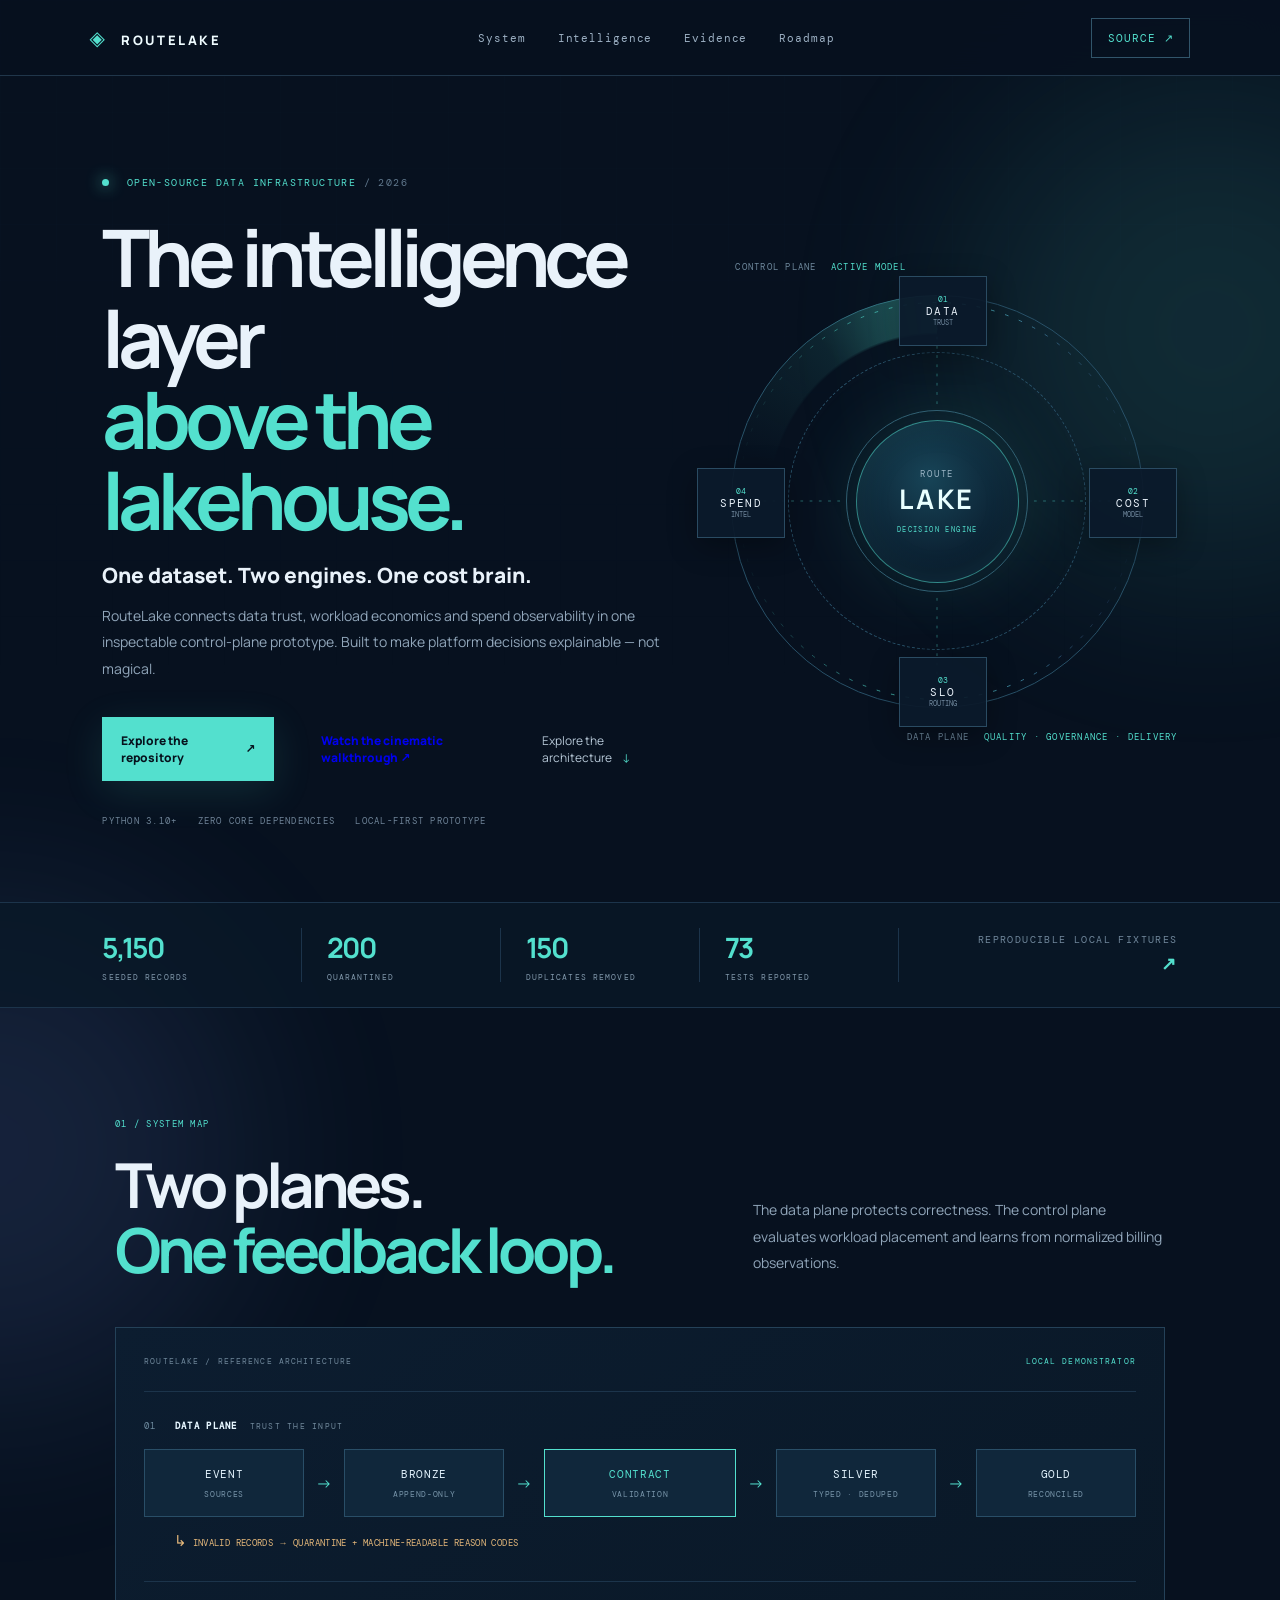
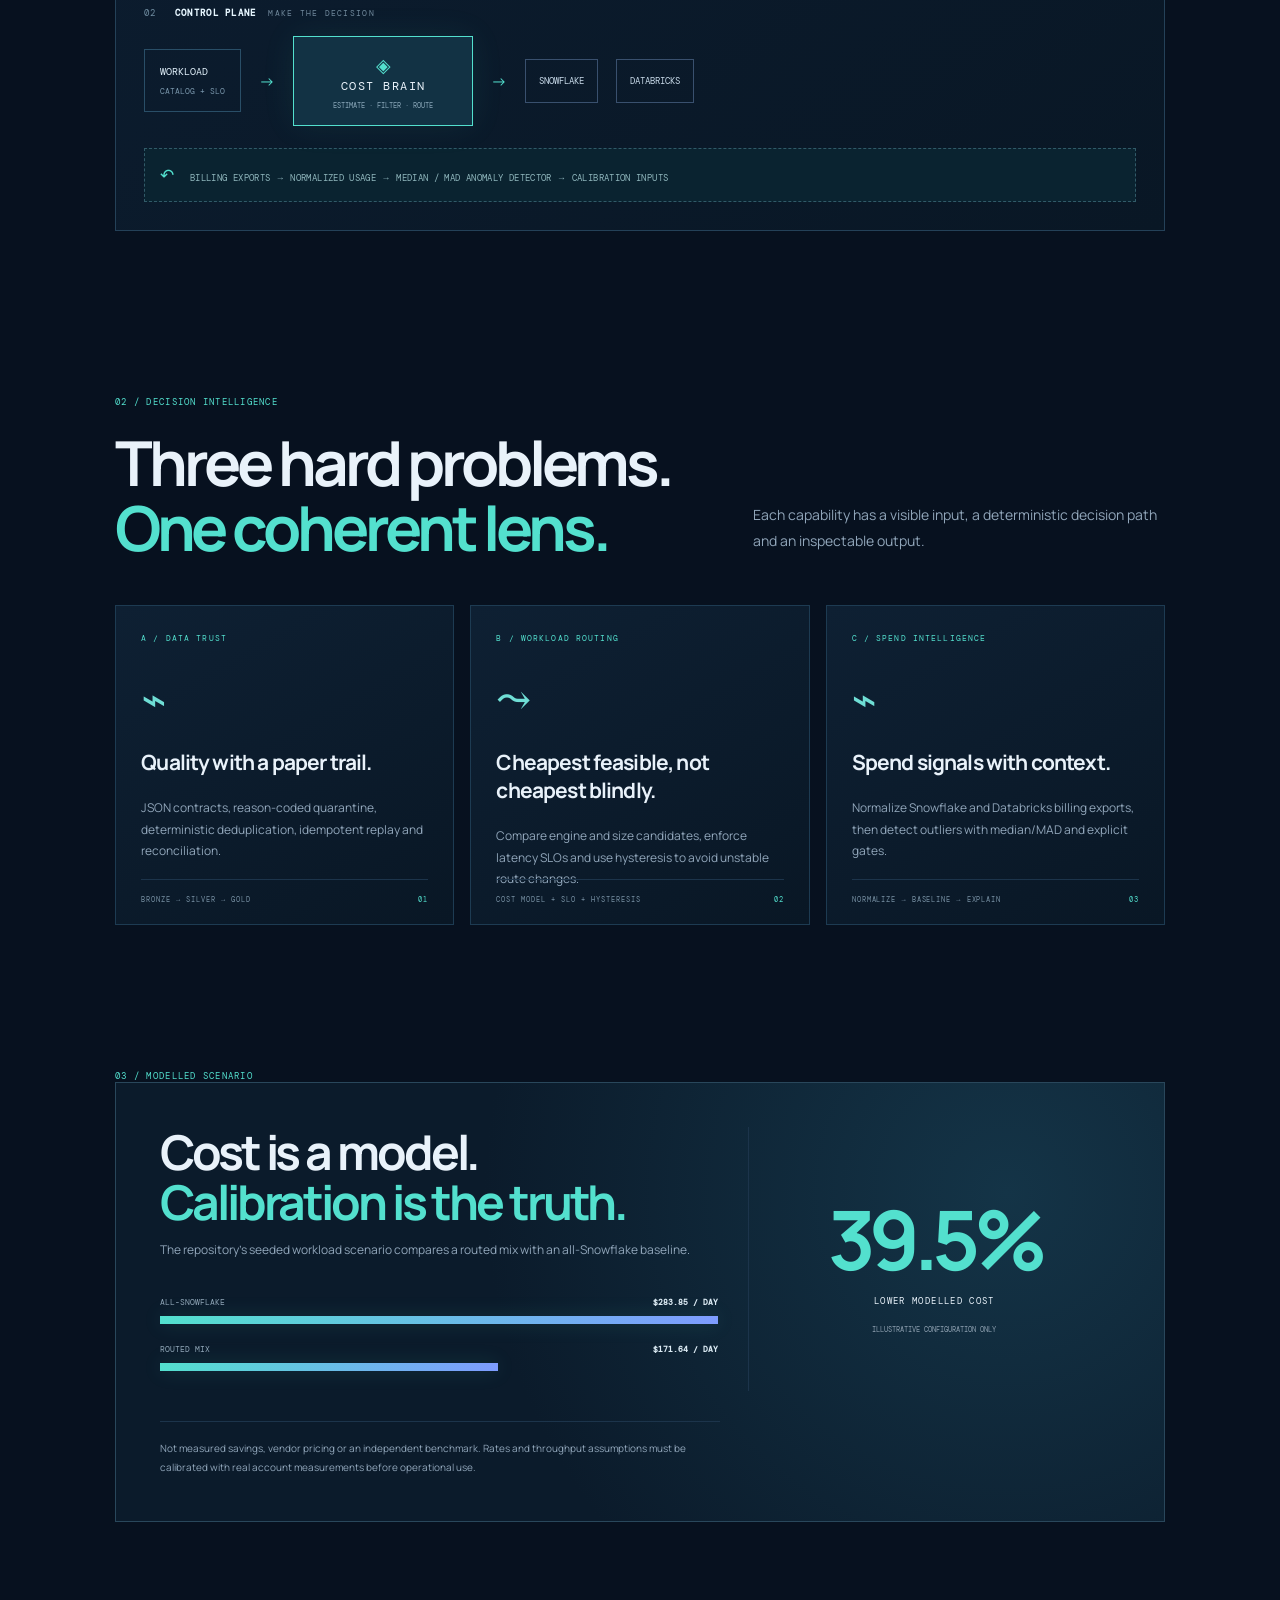
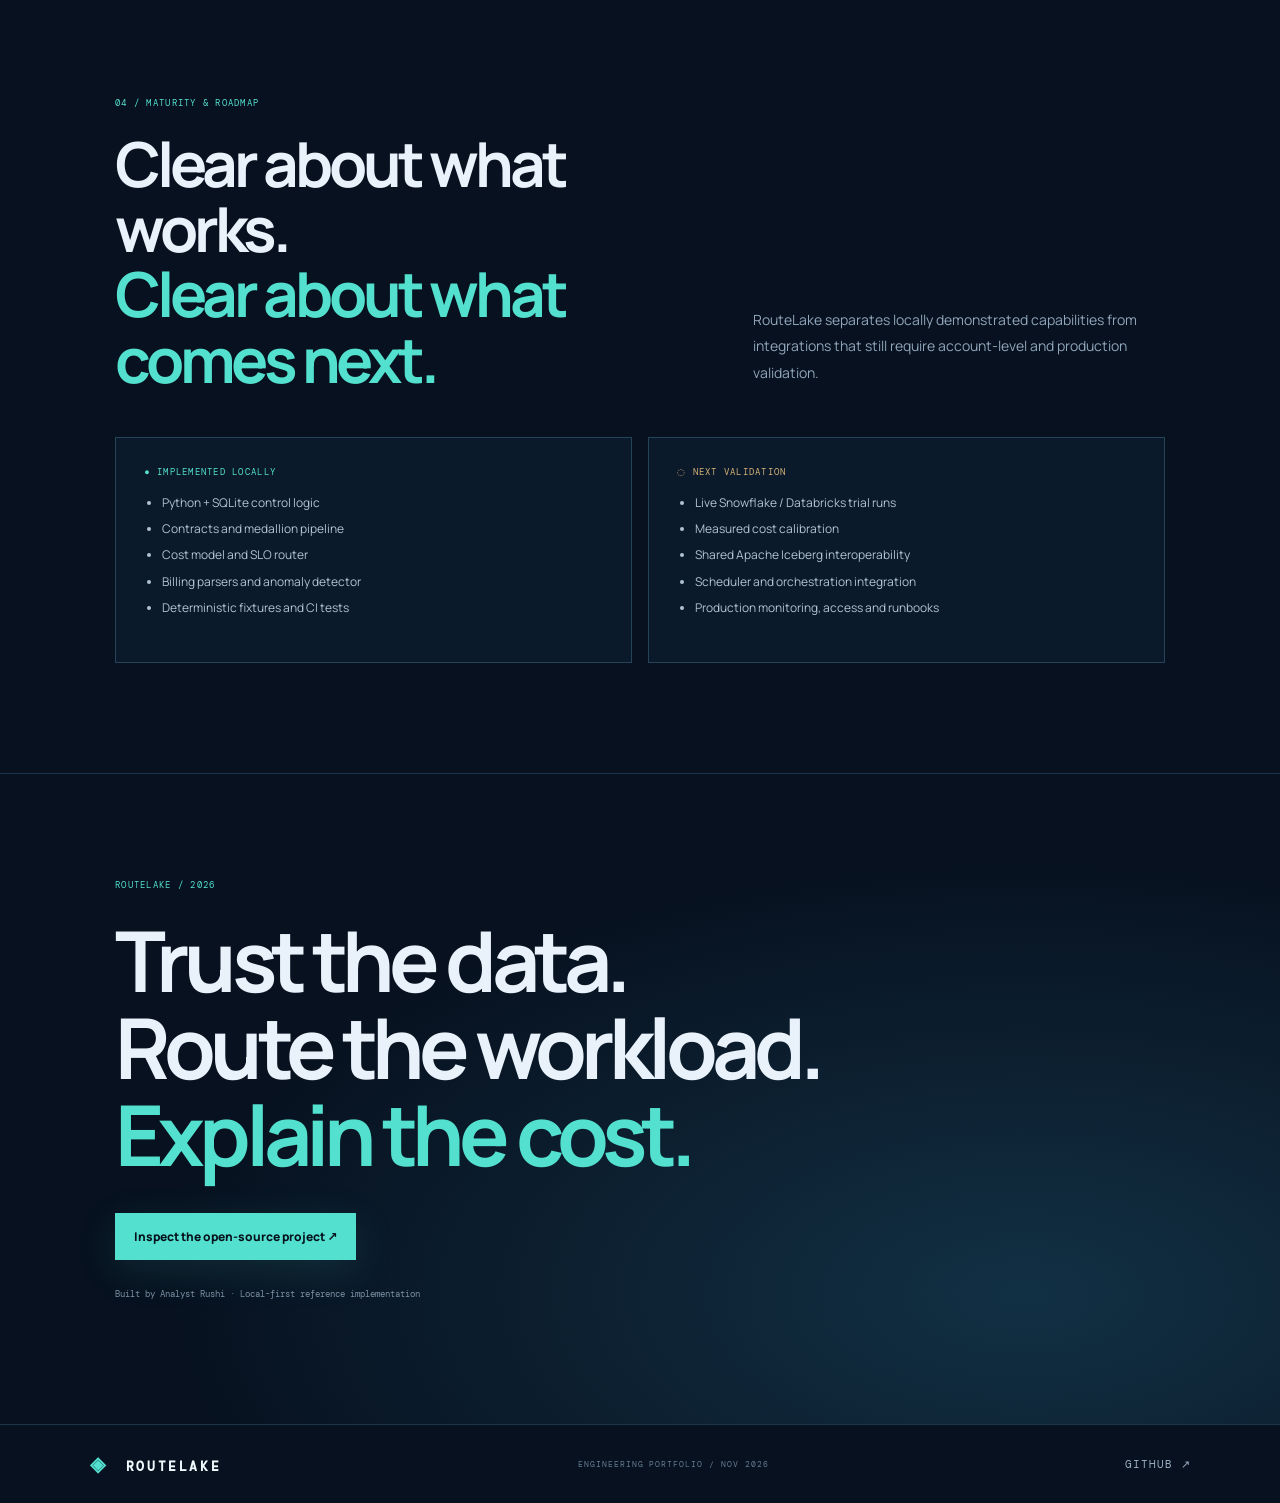
<file: site/index.html>
<!doctype html>
<html lang="en">
<head>
<meta charset="utf-8"><meta name="viewport" content="width=device-width,initial-scale=1">
<meta name="theme-color" content="#07111f">
<meta name="description" content="RouteLake — a cost-aware lakehouse control plane for data trust, workload routing and spend intelligence.">
<title>RouteLake — Intelligence for Data Infrastructure</title>
<link rel="preconnect" href="https://fonts.googleapis.com"><link rel="preconnect" href="https://fonts.gstatic.com" crossorigin>
<link href="https://fonts.googleapis.com/css2?family=DM+Mono:wght@400;500&family=Manrope:wght@400;500;600;700;800&display=swap" rel="stylesheet">
<link rel="stylesheet" href="assets/site.css">
</head>
<body>
<div class="grid-bg" aria-hidden="true"></div><div class="glow glow-a" aria-hidden="true"></div><div class="glow glow-b" aria-hidden="true"></div>
<header class="topbar"><a class="wordmark" href="#top"><span class="mark">◈</span> ROUTELAKE</a><nav><a href="#system">System</a><a href="#intelligence">Intelligence</a><a href="#evidence">Evidence</a><a href="#roadmap">Roadmap</a></nav><a class="top-cta" href="https://github.com/AnyalstRushi/routelake">SOURCE ↗</a></header>
<main id="top">
<section class="hero">
<div class="hero-copy reveal"><div class="eyebrow"><i></i> OPEN-SOURCE DATA INFRASTRUCTURE <span> / 2026</span></div>
<h1>The intelligence layer<br><em>above the lakehouse.</em></h1>
<p class="thesis">One dataset. Two engines. One cost brain.</p>
<p class="intro">RouteLake connects data trust, workload economics and spend observability in one inspectable control-plane prototype. Built to make platform decisions explainable — not magical.</p>
<div class="hero-actions"><a class="button primary" href="https://github.com/AnyalstRushi/routelake">Explore the repository <b>↗</b></a><a class="button" href="presentation.html">Watch the cinematic walkthrough ↗</a><a class="text-link" href="#system">Explore the architecture <span>↓</span></a></div>
<div class="hero-meta"><span>PYTHON 3.10+</span><span>ZERO CORE DEPENDENCIES</span><span>LOCAL-FIRST PROTOTYPE</span></div></div>
<div class="hero-visual reveal" aria-label="Animated RouteLake control-plane illustration">
<div class="visual-label label-top">CONTROL PLANE <span>ACTIVE MODEL</span></div><div class="radar"><div class="radar-ring r1"></div><div class="radar-ring r2"></div><div class="radar-ring r3"></div><div class="radar-sweep"></div><div class="radar-core"><span>ROUTE</span><b>LAKE</b><small>DECISION ENGINE</small></div>
<div class="orbit-node node-data"><i>01</i><b>DATA</b><small>TRUST</small></div><div class="orbit-node node-cost"><i>02</i><b>COST</b><small>MODEL</small></div><div class="orbit-node node-slo"><i>03</i><b>SLO</b><small>ROUTING</small></div><div class="orbit-node node-spend"><i>04</i><b>SPEND</b><small>INTEL</small></div>
<svg class="links" viewBox="0 0 520 520" aria-hidden="true"><defs><linearGradient id="trace"><stop stop-color="#51e0d0" stop-opacity="0"/><stop offset=".5" stop-color="#51e0d0"/><stop offset="1" stop-color="#6f9bff" stop-opacity="0"/></linearGradient></defs><circle cx="260" cy="260" r="215" fill="none" stroke="url(#trace)" stroke-width="1" stroke-dasharray="4 12"/><path d="M260 42 L260 160 M478 260 L360 260 M260 478 L260 360 M42 260 L160 260" stroke="#54d9d0" stroke-opacity=".45" stroke-dasharray="3 7"/></svg></div><div class="visual-label label-bottom">DATA PLANE <span>QUALITY · GOVERNANCE · DELIVERY</span></div></div>
</section>
<section class="signal-strip" id="evidence"><div><strong>5,150</strong><span>SEEDED RECORDS</span></div><div><strong>200</strong><span>QUARANTINED</span></div><div><strong>150</strong><span>DUPLICATES REMOVED</span></div><div><strong>73</strong><span>TESTS REPORTED</span></div><div class="signal-note">REPRODUCIBLE LOCAL FIXTURES <b>↗</b></div></section>
<section class="section" id="system"><div class="section-kicker">01 / SYSTEM MAP</div><div class="section-heading"><h2>Two planes.<br><em>One feedback loop.</em></h2><p>The data plane protects correctness. The control plane evaluates workload placement and learns from normalized billing observations.</p></div>
<div class="system-board reveal"><div class="board-head"><span>ROUTELAKE / REFERENCE ARCHITECTURE</span><span class="live-dot">LOCAL DEMONSTRATOR</span></div>
<div class="plane-title">01 <b>DATA PLANE</b><small>TRUST THE INPUT</small></div><div class="flow"><div class="flow-node">EVENT<br><small>SOURCES</small></div><span>→</span><div class="flow-node">BRONZE<br><small>APPEND-ONLY</small></div><span>→</span><div class="flow-node gate">CONTRACT<br><small>VALIDATION</small></div><span>→</span><div class="flow-node">SILVER<br><small>TYPED · DEDUPED</small></div><span>→</span><div class="flow-node">GOLD<br><small>RECONCILED</small></div></div>
<div class="quarantine"><span>↳</span> INVALID RECORDS → QUARANTINE + MACHINE-READABLE REASON CODES</div>
<div class="plane-title control-title">02 <b>CONTROL PLANE</b><small>MAKE THE DECISION</small></div><div class="control-flow"><div class="control-source">WORKLOAD<br><small>CATALOG + SLO</small></div><span>→</span><div class="brain"><span>◈</span><b>COST BRAIN</b><small>ESTIMATE · FILTER · ROUTE</small></div><span>→</span><div class="engine">SNOWFLAKE</div><div class="engine">DATABRICKS</div></div>
<div class="feedback"><span>↶</span> BILLING EXPORTS → NORMALIZED USAGE → MEDIAN / MAD ANOMALY DETECTOR → CALIBRATION INPUTS</div>
</div></section>
<section class="section intelligence" id="intelligence"><div class="section-kicker">02 / DECISION INTELLIGENCE</div><div class="section-heading"><h2>Three hard problems.<br><em>One coherent lens.</em></h2><p>Each capability has a visible input, a deterministic decision path and an inspectable output.</p></div><div class="capability-grid">
<article class="cap-card reveal"><div class="cap-index">A / DATA TRUST</div><div class="cap-glyph">⌁</div><h3>Quality with a paper trail.</h3><p>JSON contracts, reason-coded quarantine, deterministic deduplication, idempotent replay and reconciliation.</p><div class="cap-foot">BRONZE → SILVER → GOLD <span>01</span></div></article>
<article class="cap-card reveal"><div class="cap-index">B / WORKLOAD ROUTING</div><div class="cap-glyph">⤳</div><h3>Cheapest feasible, not cheapest blindly.</h3><p>Compare engine and size candidates, enforce latency SLOs and use hysteresis to avoid unstable route changes.</p><div class="cap-foot">COST MODEL + SLO + HYSTERESIS <span>02</span></div></article>
<article class="cap-card reveal"><div class="cap-index">C / SPEND INTELLIGENCE</div><div class="cap-glyph">⌁</div><h3>Spend signals with context.</h3><p>Normalize Snowflake and Databricks billing exports, then detect outliers with median/MAD and explicit gates.</p><div class="cap-foot">NORMALIZE → BASELINE → EXPLAIN <span>03</span></div></article>
</div></section>
<section class="section economics"><div class="section-kicker">03 / MODELLED SCENARIO</div><div class="economics-panel reveal"><div><h2>Cost is a model.<br><em>Calibration is the truth.</em></h2><p>The repository's seeded workload scenario compares a routed mix with an all-Snowflake baseline.</p><div class="economics-bars"><div><label>ALL-SNOWFLAKE <b>$283.85 / DAY</b></label><i style="--w:100%"></i></div><div><label>ROUTED MIX <b>$171.64 / DAY</b></label><i style="--w:60.5%"></i></div></div></div><div class="saving"><strong>39.5%</strong><span>LOWER MODELLED COST</span><small>ILLUSTRATIVE CONFIGURATION ONLY</small></div><p class="disclaimer">Not measured savings, vendor pricing or an independent benchmark. Rates and throughput assumptions must be calibrated with real account measurements before operational use.</p></div></section>
<section class="section maturity" id="roadmap"><div class="section-kicker">04 / MATURITY & ROADMAP</div><div class="section-heading"><h2>Clear about what works.<br><em>Clear about what comes next.</em></h2><p>RouteLake separates locally demonstrated capabilities from integrations that still require account-level and production validation.</p></div><div class="maturity-grid"><div class="maturity-card verified"><div class="status">● IMPLEMENTED LOCALLY</div><ul><li>Python + SQLite control logic</li><li>Contracts and medallion pipeline</li><li>Cost model and SLO router</li><li>Billing parsers and anomaly detector</li><li>Deterministic fixtures and CI tests</li></ul></div><div class="maturity-card future"><div class="status">◌ NEXT VALIDATION</div><ul><li>Live Snowflake / Databricks trial runs</li><li>Measured cost calibration</li><li>Shared Apache Iceberg interoperability</li><li>Scheduler and orchestration integration</li><li>Production monitoring, access and runbooks</li></ul></div></div></section>
<section class="closing"><div class="section-kicker">ROUTELAKE / 2026</div><h2>Trust the data.<br>Route the workload.<br><em>Explain the cost.</em></h2><a class="button primary" href="https://github.com/AnyalstRushi/routelake">Inspect the open-source project ↗</a><p>Built by Analyst Rushi · Local-first reference implementation</p></section>
</main><footer><a class="wordmark" href="#top"><span class="mark">◈</span> ROUTELAKE</a><span>ENGINEERING PORTFOLIO / NOV 2026</span><a href="https://github.com/AnyalstRushi/routelake">GITHUB ↗</a></footer><script src="assets/site.js"></script>
</body></html>
</file>
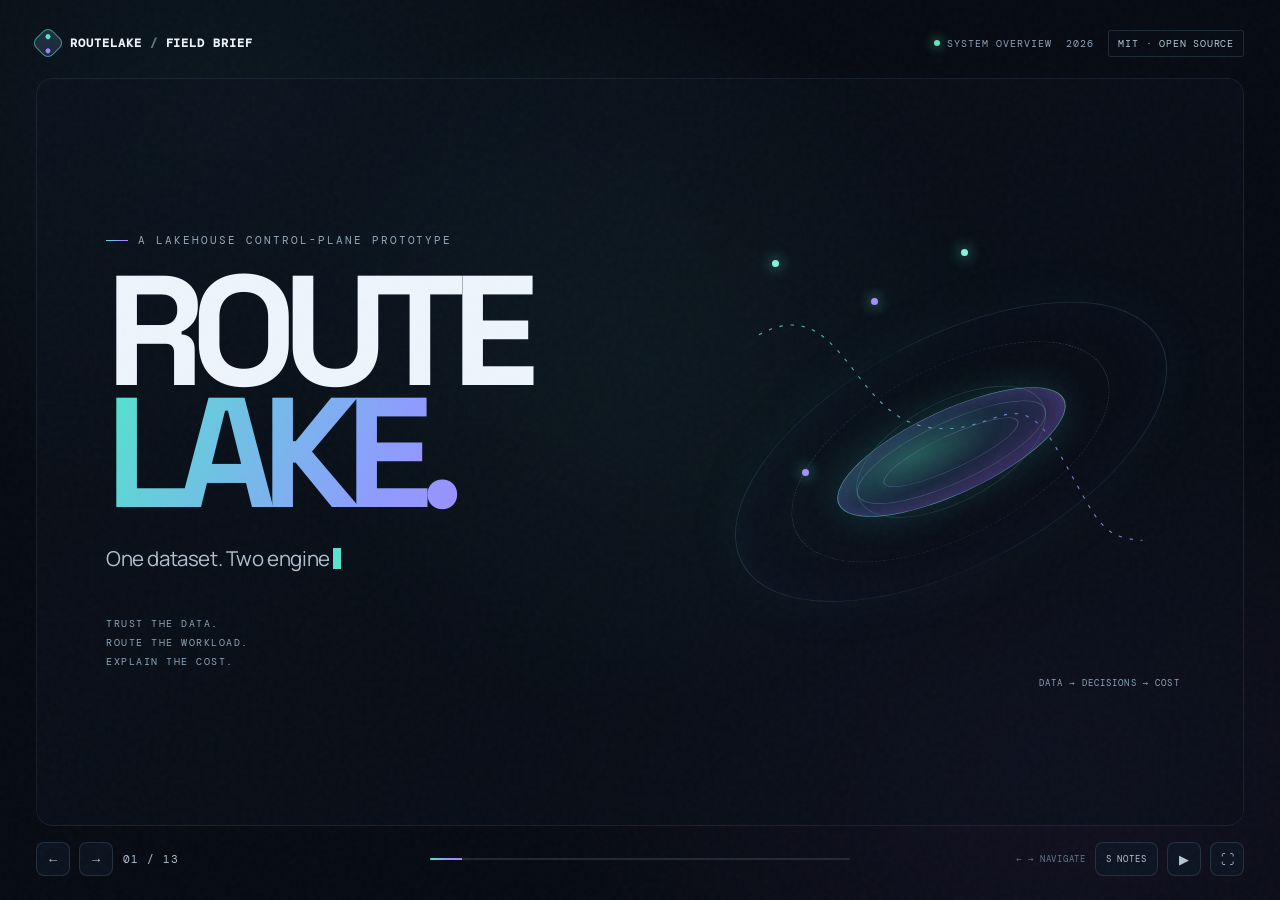
<file: presentations/routelake-cinematic.html>
<!DOCTYPE html>
<html lang="en">
<head>
<meta charset="utf-8"><meta name="viewport" content="width=device-width,initial-scale=1,viewport-fit=cover">
<meta name="theme-color" content="#070b12"><meta name="description" content="RouteLake — One dataset. Two engines. One cost brain.">
<title>RouteLake — Trust the data. Route the work.</title>
<link rel="preconnect" href="https://fonts.googleapis.com"><link rel="preconnect" href="https://fonts.gstatic.com" crossorigin>
<link href="https://fonts.googleapis.com/css2?family=DM+Mono:wght@400;500&family=Manrope:wght@400;500;600;700;800&family=Space+Grotesk:wght@400;500;600;700&display=swap" rel="stylesheet">
<style>
:root{--bg:#070b12;--line:rgba(158,190,218,.16);--muted:#91a2b6;--text:#edf5fc;--teal:#5ce1cf;--violet:#9c83ff;--amber:#f4bd70;--mono:"DM Mono",monospace;--display:"Space Grotesk",Manrope,sans-serif;--body:Manrope,system-ui,sans-serif;--grad:linear-gradient(115deg,#55e2ce,#8f9bff 52%,#b17cff);--mx:50vw;--my:40vh}
*{box-sizing:border-box}html,body{height:100%;margin:0;background:var(--bg);color:var(--text);font-family:var(--body);overflow:hidden}body{position:relative;background:radial-gradient(ellipse at 18% 12%,rgba(31,94,112,.14),transparent 36%),radial-gradient(ellipse at 82% 86%,rgba(92,54,137,.13),transparent 35%),#070b12}
body:before{content:"";position:fixed;inset:-1px;pointer-events:none;z-index:20;opacity:.1;background-image:url("data:image/svg+xml,%3Csvg viewBox='0 0 180 180' xmlns='http://www.w3.org/2000/svg'%3E%3Cfilter id='n'%3E%3CfeTurbulence type='fractalNoise' baseFrequency='.92' numOctaves='3' stitchTiles='stitch'/%3E%3C/filter%3E%3Crect width='100%25' height='100%25' filter='url(%23n)' opacity='.26'/%3E%3C/svg%3E")}
body:after{content:"";position:fixed;inset:0;pointer-events:none;z-index:0;background:radial-gradient(540px circle at var(--mx) var(--my),rgba(82,203,196,.105),transparent 68%)}
#app{position:relative;z-index:1;width:100%;height:100%;padding:26px 36px 74px;display:flex;flex-direction:column}
.mono{font-family:var(--mono)}.muted{color:var(--muted)}.gradient{background:var(--grad);-webkit-background-clip:text;background-clip:text;color:transparent}.eyebrow{font:11px var(--mono);letter-spacing:.18em;text-transform:uppercase;color:#92a9ba;display:flex;align-items:center;gap:10px}.eyebrow:before{content:"";height:1px;width:22px;background:var(--grad)}.kicker{font:10px var(--mono);letter-spacing:.12em;color:#8ba0b3;text-transform:uppercase}.small{font-size:12px;color:var(--muted);line-height:1.6}.pill{display:inline-flex;align-items:center;gap:7px;padding:6px 9px;border:1px solid var(--line);border-radius:3px;font:10px var(--mono);letter-spacing:.08em;text-transform:uppercase;color:#b4c5d4;background:rgba(8,15,24,.55)}.dot{width:6px;height:6px;border-radius:50%;background:var(--teal);box-shadow:0 0 12px var(--teal)}.model{display:inline-flex;align-items:center;gap:5px;color:#f2c47f;border:1px solid rgba(244,189,112,.38);background:rgba(115,73,24,.16);border-radius:4px;padding:4px 7px;font:9px var(--mono);letter-spacing:.1em;vertical-align:middle}.model:before{content:"";width:5px;height:5px;background:#f4bd70;border-radius:50%}
.topbar{height:34px;display:flex;align-items:center;justify-content:space-between;flex-shrink:0;position:relative;z-index:3}.brand{display:flex;align-items:center;gap:10px;font:600 12px var(--mono);letter-spacing:.08em}.brandmark{width:24px;height:24px;border:1px solid rgba(101,224,209,.55);border-radius:7px;transform:rotate(45deg);background:linear-gradient(135deg,rgba(92,225,207,.18),rgba(156,131,255,.16));position:relative}.brandmark:before{content:"";position:absolute;width:5px;height:5px;border-radius:50%;background:var(--teal);top:4px;left:4px;box-shadow:10px 10px 0 var(--violet)}.topmeta{display:flex;align-items:center;gap:14px;color:#91a2b6;font:10px var(--mono);letter-spacing:.1em}.live-dot{display:inline-flex;align-items:center;gap:7px}.live-dot:before{content:"";width:6px;height:6px;border-radius:50%;background:#64e5c0;box-shadow:0 0 12px #64e5c0;animation:pulse 2s infinite}
.deck{position:relative;flex:1;min-height:0;margin-top:18px;perspective:1400px}.slide{position:absolute;inset:0;overflow:hidden;opacity:0;visibility:hidden;transform:translate3d(5%,0,-70px) scale(.965);clip-path:inset(8% 0 8% 0 round 16px);filter:blur(12px);transition:opacity .62s ease,transform .8s cubic-bezier(.2,.72,.2,1),clip-path .8s ease,filter .65s ease;display:flex;flex-direction:column;justify-content:center;padding:clamp(20px,3.4vw,52px);border:1px solid rgba(156,188,211,.1);border-radius:16px;background:linear-gradient(135deg,rgba(12,20,31,.62),rgba(10,16,26,.4));box-shadow:0 30px 100px rgba(0,0,0,.14);isolation:isolate}
.slide:before{content:"";position:absolute;inset:0;z-index:-1;opacity:.32;background-image:linear-gradient(rgba(148,183,207,.045) 1px,transparent 1px),linear-gradient(90deg,rgba(148,183,207,.045) 1px,transparent 1px);background-size:54px 54px;mask-image:linear-gradient(115deg,black,transparent 85%)}
.slide.active{opacity:1;visibility:visible;transform:translate3d(0,0,0) scale(1);clip-path:inset(0 round 16px);filter:blur(0)}.slide.enter-left{transform:translate3d(-5%,0,-70px) scale(.965)}.slide>*{position:relative;z-index:1}
h1,h2,h3,p{margin-top:0}h1,h2,h3{font-family:var(--display);letter-spacing:-.055em}h2{font-size:clamp(34px,5.1vw,70px);line-height:.98;margin:12px 0 0;font-weight:600;max-width:900px}h3{font-size:clamp(19px,2vw,27px);line-height:1.1;margin:0 0 8px}p{color:#aab8c8;line-height:1.65;font-size:clamp(13px,1.1vw,16px)}.small{font-size:12px}.footnote{font:10px var(--mono);color:#71859b;letter-spacing:.04em}.slide-head{display:flex;justify-content:space-between;align-items:flex-start;gap:20px;margin-bottom:clamp(20px,3vh,34px)}
.grid{display:grid;gap:13px}.glass{background:linear-gradient(145deg,rgba(22,34,51,.72),rgba(12,21,33,.65));border:1px solid var(--line);border-radius:12px;box-shadow:inset 0 1px rgba(255,255,255,.035),0 14px 40px rgba(0,0,0,.12);backdrop-filter:blur(16px)}.card{padding:clamp(15px,2vw,24px);position:relative;overflow:hidden;transform-style:preserve-3d;transition:border-color .3s,transform .25s,box-shadow .3s}.card:hover{border-color:rgba(92,225,207,.38);box-shadow:0 18px 42px rgba(0,0,0,.24),0 0 32px rgba(92,225,207,.06)}.tag{font:10px var(--mono);color:#86a0b4;text-transform:uppercase;letter-spacing:.1em}.big-number{font:600 clamp(32px,5vw,62px) var(--display);letter-spacing:-.06em}.rule{height:1px;background:linear-gradient(90deg,rgba(92,225,207,.6),rgba(156,131,255,.2),transparent);margin:13px 0}.accent-line{height:2px;background:var(--grad);width:40px;margin-bottom:18px;border-radius:9px}
.nav{height:42px;position:absolute;bottom:20px;left:36px;right:36px;display:flex;align-items:center;justify-content:space-between;z-index:5}.nav-left,.nav-right{display:flex;align-items:center;gap:9px}.nav button{width:34px;height:34px;border:1px solid var(--line);border-radius:8px;background:rgba(14,23,36,.75);cursor:pointer;display:grid;place-items:center;color:#b5c5d3;transition:.2s}.nav button:hover{border-color:rgba(92,225,207,.6);color:var(--teal);transform:translateY(-2px)}.counter{font:11px var(--mono);letter-spacing:.08em;color:#b1c0ce;min-width:58px;text-align:center}.progress{position:absolute;left:50%;transform:translateX(-50%);width:min(35vw,420px);height:2px;background:rgba(164,190,211,.16);border-radius:10px;overflow:hidden}.progress span{display:block;height:100%;width:7.692%;background:var(--grad);box-shadow:0 0 12px rgba(92,225,207,.5);transition:width .5s}.keyhint{font:9px var(--mono);color:#62788b;letter-spacing:.08em}.notes{display:none;position:fixed;z-index:40;right:20px;bottom:72px;width:min(370px,calc(100vw - 40px));padding:17px;background:#111d2c;border:1px solid rgba(92,225,207,.3);border-radius:10px;box-shadow:0 20px 60px #000}.notes.open{display:block}.notes h4{font:11px var(--mono);color:var(--teal);margin:0 0 9px;letter-spacing:.12em;text-transform:uppercase}.notes p{font-size:12px;margin:0}.notes-toggle{font:9px var(--mono)!important;letter-spacing:.1em!important;width:auto!important;padding:0 10px}
.title-layout{height:100%;display:grid;grid-template-columns:1.08fr .92fr;align-items:center;gap:3vw}.hero-copy{padding-left:2vw}.hero-label{margin-bottom:24px}.hero-title{font:700 clamp(68px,12.2vw,172px)/.78 var(--display);letter-spacing:-.09em;margin:0 0 29px;white-space:nowrap}.hero-title .r{display:block}.hero-sub{font-size:clamp(15px,1.6vw,21px);color:#b1c1cf;letter-spacing:-.02em;min-height:32px}.caret{display:inline-block;width:8px;height:1em;vertical-align:-.15em;background:var(--teal);margin-left:3px;animation:blink 1s steps(2) infinite}.hero-motto{font:10px var(--mono);letter-spacing:.15em;color:#8ea4b8;line-height:1.9;margin-top:38px}.hero-art{height:min(65vh,550px);min-height:320px;position:relative;display:grid;place-items:center}.orbital{position:absolute;width:min(37vw,490px);aspect-ratio:1;border:1px solid rgba(110,173,194,.2);border-radius:50%;transform:rotate(-28deg) scaleY(.48);box-shadow:0 0 90px rgba(66,183,179,.055),inset 0 0 80px rgba(88,127,210,.05)}.orbital:before,.orbital:after{content:"";position:absolute;inset:13%;border:1px dashed rgba(139,154,214,.28);border-radius:50%}.orbital:after{inset:28%;border-style:solid;border-color:rgba(92,225,207,.22)}.lake{width:50%;aspect-ratio:1.55;border-radius:50%;position:relative;transform:rotate(-25deg) scaleY(.52);background:radial-gradient(ellipse at 35% 35%,rgba(89,232,207,.35),rgba(70,118,174,.24) 42%,rgba(113,86,182,.34) 72%,rgba(12,20,38,.8));border:1px solid rgba(117,224,216,.55);box-shadow:0 0 50px rgba(79,211,197,.18),inset 0 0 35px rgba(138,125,255,.24)}.lake:before,.lake:after{content:"";position:absolute;inset:13% 8%;border:1px solid rgba(164,229,224,.24);border-radius:50%}.lake:after{inset:30% 20%;border-color:rgba(180,150,255,.35)}.route-line{position:absolute;width:90%;height:62%;overflow:visible}.route-line path{fill:none;stroke:url(#routeGrad);stroke-width:1.3;stroke-dasharray:4 9;opacity:.8}.drop{position:absolute;width:7px;height:7px;border-radius:50%;background:#82f4df;box-shadow:0 0 14px #6debd5;animation:travel 4.8s linear infinite}.drop.d2{animation-delay:-1.4s;background:#a48fff}.drop.d3{animation-delay:-2.8s}.drop.d4{animation-delay:-4s;background:#a48fff}.hero-stamp{position:absolute;bottom:7%;right:4%;font:9px var(--mono);color:#8da4b8;letter-spacing:.12em}
.problem-grid{grid-template-columns:repeat(3,1fr);margin-top:30px}.problem-card{min-height:245px;display:flex;flex-direction:column;justify-content:space-between}.problem-card .index{font:11px var(--mono);color:#668294}.problem-card h3{font-size:clamp(22px,2.6vw,35px);letter-spacing:-.05em;max-width:230px}.problem-card .question{font:10px var(--mono);color:var(--teal);letter-spacing:.1em}.problem-card:nth-child(2) .question{color:#a896ff}.problem-card:nth-child(3) .question{color:#efbd7c}.signal{height:42px;display:flex;align-items:end;gap:5px}.signal i{display:block;width:5px;border-radius:4px;background:linear-gradient(var(--teal),rgba(92,225,207,.1));animation:signal 1.8s ease-in-out infinite}.signal i:nth-child(2n){animation-delay:-.5s}.signal i:nth-child(3n){animation-delay:-1s}
.solution-grid{grid-template-columns:1fr 1fr;align-items:stretch;margin-top:24px}.plane{min-height:310px;padding:24px;position:relative}.plane-title{display:flex;justify-content:space-between;align-items:center;margin-bottom:26px}.plane-map{display:grid;grid-template-columns:repeat(3,1fr);gap:8px;align-items:center}.node{border:1px solid rgba(124,164,191,.25);background:rgba(8,16,27,.55);border-radius:7px;padding:12px 8px;text-align:center;font:10px var(--mono);color:#c6d3df;position:relative}.node small{display:block;color:#748da2;font-size:8px;margin-top:5px}.node.active-node{border-color:rgba(92,225,207,.55);box-shadow:0 0 18px rgba(92,225,207,.09)}.node.violet{border-color:rgba(156,131,255,.5)}.flow-arrow{text-align:center;color:#7c9bad;font:18px var(--mono)}.plane-caption{margin-top:22px;font-size:12px;color:#8fa4b7;max-width:420px}
.architecture{height:100%;display:flex;flex-direction:column}.arch-canvas{flex:1;min-height:0;position:relative;border:1px solid rgba(143,180,205,.13);border-radius:13px;background:rgba(5,12,20,.3);overflow:hidden}.arch-canvas svg{width:100%;height:100%;display:block}.arch-note{position:absolute;bottom:14px;left:17px;right:17px;display:flex;justify-content:space-between;gap:15px;font:9px var(--mono);color:#71889b;letter-spacing:.08em}.nodebox{fill:#101d2c;stroke:#4b7184;stroke-width:1}.nodebox.good{stroke:#4bcbbd}.nodebox.bad{stroke:#da8d73}.nodebox.control{stroke:#8e7be3}.nlabel{fill:#e0edf7;font:12px "DM Mono",monospace}.nsub{fill:#8097a9;font:9px "DM Mono",monospace}.wire{stroke:#537c8b;stroke-width:1.5;fill:none;opacity:.7}.wire.control-wire{stroke:#9b86e8;stroke-dasharray:4 5}.packet{fill:#72f1dc;filter:drop-shadow(0 0 5px #72f1dc)}.packet.badpacket{fill:#ff9a81;filter:drop-shadow(0 0 5px #ff9a81)}.quar-label{fill:#eda58b;font:9px "DM Mono",monospace}
.funnel-layout{display:grid;grid-template-columns:1.15fr .85fr;gap:24px;align-items:center}.funnel{display:flex;flex-direction:column;align-items:center;gap:7px;padding:8px}.funnel-row{height:68px;display:flex;align-items:center;justify-content:center;position:relative;border:1px solid rgba(99,197,194,.28);background:linear-gradient(90deg,rgba(39,129,131,.2),rgba(73,89,146,.12));border-radius:6px;overflow:hidden;transition:width 1s}.funnel-row:after{content:"";position:absolute;inset:0;background:linear-gradient(90deg,transparent,rgba(120,226,218,.09),transparent);transform:translateX(-100%);animation:shine 3.5s infinite}.funnel-row strong{font:600 clamp(20px,3vw,38px) var(--display);letter-spacing:-.05em}.funnel-row span{position:absolute;right:15px;bottom:8px;font:9px var(--mono);color:#95acbc}.funnel-arrow{height:13px;color:#6f8a9c;font:13px var(--mono)}.funnel-split{width:100%;display:grid;grid-template-columns:1fr 1fr;gap:9px}.funnel-row.silver{background:linear-gradient(90deg,rgba(74,198,174,.22),rgba(57,103,126,.16));border-color:rgba(92,225,207,.4)}.funnel-row.quarantine{background:linear-gradient(90deg,rgba(167,91,75,.2),rgba(105,54,66,.12));border-color:rgba(255,145,119,.36)}.reason-list{display:grid;grid-template-columns:1fr;gap:8px}.reason{display:flex;justify-content:space-between;padding:10px 12px;border-bottom:1px solid var(--line);font:10px var(--mono);color:#b7c4d1}.reason b{color:#f4a58d;font-weight:400}.metric-side{padding:18px}.metric-side .metric{margin:14px 0 20px}.metric strong{font:600 34px var(--display);letter-spacing:-.06em;display:block}.metric span{font:9px var(--mono);color:#8198a9;text-transform:uppercase;letter-spacing:.1em}
.terminal-wrap{display:grid;grid-template-columns:1.35fr .65fr;gap:15px;min-height:0;flex:1}.terminal{background:#050a11;border:1px solid rgba(113,170,184,.3);border-radius:12px;overflow:hidden;box-shadow:0 20px 60px rgba(0,0,0,.32);display:flex;flex-direction:column;min-height:0}.term-head{height:38px;background:#101925;border-bottom:1px solid rgba(147,178,200,.12);display:flex;align-items:center;justify-content:space-between;padding:0 14px;font:9px var(--mono);color:#8ca0b1;letter-spacing:.08em;flex-shrink:0}.traffic{display:flex;gap:5px}.traffic i{width:7px;height:7px;border-radius:50%;background:#ed877e}.traffic i:nth-child(2){background:#eac17b}.traffic i:nth-child(3){background:#71cba2}.term-body{padding:16px 17px;overflow:auto;flex:1;font:clamp(9px,.85vw,11px)/1.65 var(--mono);color:#a8bfca;scrollbar-width:thin;scrollbar-color:#31485b transparent}.term-line{white-space:pre-wrap;min-height:1.65em}.term-line.command{color:#b3e9dc}.term-line.command:before{content:"› ";color:#71e0ca}.term-line.ok{color:#7bdcb1}.term-line.warn{color:#efb879}.term-line.dim{color:#6f8798}.term-side{display:flex;flex-direction:column;gap:11px}.progress-card{padding:15px}.progress-card label{display:flex;justify-content:space-between;font:9px var(--mono);color:#8da2b2;margin-bottom:10px}.track{height:4px;background:#1c2a38;border-radius:5px;overflow:hidden}.track i{height:100%;display:block;width:0;background:var(--grad);border-radius:5px;transition:width 1.2s}.status-row{padding:12px 14px;display:flex;justify-content:space-between;align-items:center;font:10px var(--mono);color:#a6b6c4;border-bottom:1px solid var(--line)}.check{color:#72dfad}.replay{border:1px solid rgba(92,225,207,.35);background:rgba(58,153,143,.1);border-radius:7px;padding:9px 13px;font:9px var(--mono);letter-spacing:.1em;color:var(--teal);cursor:pointer}.replay:hover{background:rgba(58,153,143,.2)}
.router-layout{display:grid;grid-template-columns:1fr .48fr;gap:18px;min-height:0;flex:1}.lanes{display:grid;grid-template-columns:1fr 1fr;gap:12px;min-height:0}.lane{padding:16px;position:relative;overflow:hidden}.lane-head{display:flex;justify-content:space-between;align-items:center;padding-bottom:11px;border-bottom:1px solid var(--line);font:11px var(--mono);letter-spacing:.06em}.lane.sf .lane-head{color:#79d9d2}.lane.db .lane-head{color:#b19dff}.workload{border:1px solid rgba(133,166,192,.16);background:rgba(8,14,24,.5);border-radius:7px;padding:10px;margin-top:9px;opacity:0;transform:translateY(12px);animation:workload-in .6s forwards;position:relative}.workload:nth-child(2){animation-delay:.08s}.workload:nth-child(3){animation-delay:.18s}.workload:nth-child(4){animation-delay:.28s}.workload:nth-child(5){animation-delay:.38s}.workload h4{font:10px var(--mono);color:#c9d7e1;margin:0 0 8px;font-weight:400}.work-meta{display:flex;justify-content:space-between;gap:6px;font:9px var(--mono);color:#859cae}.work-meta b{font-weight:400;color:#72dcae}.lane-side{display:flex;flex-direction:column;gap:12px}.hysteresis-visual{height:92px;display:flex;align-items:center;justify-content:center;gap:12px}.gate{height:50px;width:38px;border:1px solid rgba(156,131,255,.45);border-radius:6px;display:grid;place-items:center;color:#b29fff;font:17px var(--mono);position:relative}.gate:before,.gate:after{content:"";position:absolute;top:50%;height:1px;width:28px;background:rgba(156,131,255,.55)}.gate:before{right:100%}.gate:after{left:100%}.hyst-copy{font:10px/1.55 var(--mono);color:#9aacc0;max-width:150px}
.cost-layout{display:grid;grid-template-columns:.8fr 1.2fr;gap:30px;align-items:center}.cost-figure{font:600 clamp(55px,9vw,118px)/.9 var(--display);letter-spacing:-.09em;margin:15px 0}.cost-figure small{font:18px var(--mono);color:#7f95a6;letter-spacing:0}.delta{font:10px var(--mono);color:#72dbbd;letter-spacing:.1em}.bars{padding:8px 12px 0}.bar-row{display:grid;grid-template-columns:115px 1fr 92px;gap:14px;align-items:center;margin:25px 0}.bar-label{font:10px var(--mono);color:#a3b5c5}.bar-track{height:24px;border-radius:4px;background:rgba(130,160,186,.1);overflow:hidden;position:relative}.bar-fill{height:100%;width:0;border-radius:4px;background:linear-gradient(90deg,#5ce1cf,#779eea);box-shadow:0 0 24px rgba(92,225,207,.14);transition:width 1.6s cubic-bezier(.2,.75,.2,1)}.bar-fill.base{background:linear-gradient(90deg,#677689,#8c7aaf)}.bar-value{text-align:right;font:12px var(--mono);color:#d8e4ed}.cost-axis{display:flex;justify-content:space-between;margin-left:129px;margin-right:90px;font:8px var(--mono);color:#62798b}.model-note{margin-top:18px;padding:12px 14px;border-left:2px solid rgba(244,189,112,.6);background:rgba(117,77,30,.09);font-size:11px;color:#b9b7ae;line-height:1.55}
.billing-layout{display:grid;grid-template-columns:1.25fr .75fr;gap:22px;align-items:center}.chart-panel{padding:17px}.chart-svg{width:100%;height:auto;overflow:visible}.chart-svg text{font-family:var(--mono);fill:#7f96a9;font-size:10px}.chart-svg .gridline{stroke:rgba(145,173,197,.14);stroke-dasharray:3 5}.chart-svg .line{fill:none;stroke:url(#chartGrad);stroke-width:2.4;stroke-linecap:round;stroke-linejoin:round}.chart-svg .area{fill:url(#areaGrad)}.spike{fill:#ffad85;stroke:#ffb58c;stroke-width:1;filter:drop-shadow(0 0 7px #ff9a80)}.anomaly-stack{display:grid;gap:10px}.anomaly{padding:17px;border-left:2px solid #f2a17f}.anomaly:nth-child(2){border-left-color:#a38cff}.anomaly .x{font:600 32px var(--display);letter-spacing:-.06em;color:#ffad85}.anomaly:nth-child(2) .x{color:#b19dff}.anomaly h4{font:10px var(--mono);font-weight:400;color:#c3d0dc;margin:5px 0}.anomaly p{font:10px var(--mono);margin:0;color:#869cac}
.property-grid{grid-template-columns:repeat(3,1fr);grid-template-rows:repeat(2,minmax(125px,1fr));flex:1}.property{padding:18px;min-height:130px}.property .symbol{font:22px var(--mono);color:var(--teal);margin-bottom:14px;display:block}.property:nth-child(2) .symbol,.property:nth-child(5) .symbol{color:#b09cff}.property h3{font:12px var(--mono);letter-spacing:0;color:#dbe7ee;margin-bottom:7px}.property p{font-size:11px;margin:0;color:#8da2b3;line-height:1.55}
.code-layout{display:grid;grid-template-columns:1.12fr .88fr;gap:22px;align-items:center}.codebox{padding:22px 0;background:#060c14;border:1px solid rgba(117,169,190,.25);border-radius:12px;overflow:hidden}.code-top{padding:0 21px 14px;border-bottom:1px solid rgba(147,180,202,.12);font:9px var(--mono);color:#7f97a8;display:flex;justify-content:space-between}.code-lines{padding:13px 0;font:clamp(10px,.92vw,12px)/2 var(--mono);color:#aabdc9}.code-line{display:block;padding:0 21px;white-space:pre;opacity:.48;transition:opacity .3s,background .3s}.code-line.focus{opacity:1;background:linear-gradient(90deg,rgba(92,225,207,.13),transparent);border-left:2px solid var(--teal)}.ln{display:inline-block;width:25px;color:#50677a;user-select:none}.kw{color:#a994ff}.fn{color:#77e4d1}.num{color:#efb77b}.cm{color:#667f91}.code-insight{padding:17px 0}.code-insight .big-number{font-size:54px}.code-insight p{font-size:13px}
.honesty{display:grid;grid-template-columns:1fr 1fr;gap:14px;flex:1}.honesty-col{padding:22px;position:relative;overflow:hidden}.honesty-col.proven{border-top:2px solid #66d9b6}.honesty-col.next{border-top:2px solid #a58cff}.honesty-col h3{font-size:20px;margin-bottom:18px}.proof-item{display:flex;gap:11px;margin:13px 0;font-size:12px;line-height:1.5;color:#bac8d5}.proof-item:before{content:"+";font:14px var(--mono);color:#70dcb9}.next .proof-item:before{content:"→";color:#b39cff}.timeline{display:grid;grid-template-columns:repeat(4,1fr);gap:8px;margin-top:16px}.time-item{border-top:1px solid rgba(154,137,231,.36);padding:10px 8px 0;font:9px/1.45 var(--mono);color:#9aabc0}
.closing{display:grid;grid-template-columns:1fr .7fr;align-items:center;gap:30px;height:100%}.closing h2{font-size:clamp(42px,6.3vw,88px);max-width:720px;line-height:.92}.closing-motto{font:clamp(10px,1.1vw,13px)/2 var(--mono);letter-spacing:.1em;color:#bfd0dc;margin:22px 0}.link-card{padding:22px}.link-row{display:flex;justify-content:space-between;align-items:center;padding:14px 0;border-bottom:1px solid var(--line);font:11px var(--mono);color:#c3d3df;text-decoration:none;gap:14px}.link-row:last-child{border-bottom:0}.link-row span:last-child{color:var(--teal)}.cta{display:inline-flex;gap:10px;align-items:center;margin-top:22px;padding:12px 17px;text-decoration:none;color:#061016;background:var(--grad);border-radius:6px;font:600 10px var(--mono);letter-spacing:.1em;box-shadow:0 8px 30px rgba(92,225,207,.12);transition:transform .2s}.cta:hover{transform:translateY(-3px)}.built{margin-top:23px;font:9px var(--mono);color:#6f8495;letter-spacing:.08em}
@keyframes pulse{50%{opacity:.35;box-shadow:none}}@keyframes blink{50%{opacity:0}}@keyframes travel{0%{transform:translate(0,0) scale(.5);opacity:0}10%{opacity:1}85%{opacity:1}100%{transform:translate(210px,100px) scale(.2);opacity:0}}@keyframes signal{0%,100%{height:12px;opacity:.45}50%{height:34px;opacity:1}}@keyframes shine{40%,100%{transform:translateX(100%)}}@keyframes workload-in{to{opacity:1;transform:translateY(0)}}
@media(max-width:900px){#app{padding:18px 18px 68px}.nav{left:18px;right:18px}.title-layout{grid-template-columns:1fr .8fr}.hero-title{font-size:clamp(58px,11vw,110px)}.problem-card{min-height:210px}.plane{padding:16px}.node{font-size:8px;padding:9px 4px}.terminal-wrap{grid-template-columns:1fr .52fr}.router-layout{grid-template-columns:1fr}.lane-side{display:grid;grid-template-columns:1fr 1fr}.lanes{min-height:250px}.cost-layout{gap:14px}.billing-layout{gap:12px}.anomaly{padding:12px}.property-grid{grid-template-rows:repeat(2,minmax(105px,1fr))}.property{padding:13px}.closing{grid-template-columns:1fr .8fr}}
@media(max-width:620px){#app{padding:12px 10px 62px}.topbar{height:28px}.brand{font-size:10px}.brandmark{width:19px;height:19px}.topmeta{font-size:8px;gap:8px}.deck{margin-top:9px}.slide{padding:19px 15px;border-radius:11px;overflow-y:auto;justify-content:flex-start}.slide-head{margin-bottom:18px}.slide-head h2{font-size:38px}.title-layout{display:flex;flex-direction:column;justify-content:center;align-items:stretch;gap:0}.hero-copy{padding-left:0}.hero-label{margin-bottom:19px}.hero-title{font-size:clamp(67px,18vw,105px);margin-bottom:20px}.hero-sub{font-size:14px}.hero-motto{margin-top:19px;font-size:8px}.hero-art{height:220px;min-height:220px;margin-top:10px}.orbital{width:230px}.hero-stamp{bottom:0}.problem-grid{grid-template-columns:1fr;gap:8px;margin-top:12px}.problem-card{min-height:128px;padding:15px;display:grid;grid-template-columns:1fr auto;align-items:center}.problem-card .index{grid-column:1/-1}.problem-card h3{font-size:22px;margin:7px 0}.signal{height:32px}.solution-grid{grid-template-columns:1fr;gap:9px;margin-top:7px}.plane{min-height:auto;padding:15px}.plane-title{margin-bottom:13px}.plane-map{gap:5px}.node{font-size:8px;padding:8px 3px}.plane-caption{margin-top:12px;font-size:10px}.arch-canvas{min-height:470px;overflow:auto}.arch-canvas svg{min-width:760px;position:absolute;left:0;top:0;width:760px;height:100%}.arch-note{position:sticky;left:auto;right:auto;background:#09121d;padding:8px;min-width:760px}.funnel-layout{grid-template-columns:1fr;gap:12px}.funnel{gap:5px}.funnel-row{height:54px}.metric-side{display:grid;grid-template-columns:repeat(3,1fr);gap:8px;padding:10px}.metric-side .metric{margin:4px 0}.metric strong{font-size:24px}.metric span{font-size:7px}.reason-list{grid-template-columns:1fr 1fr;gap:0 9px}.reason{font-size:8px;padding:8px 3px}.terminal-wrap{grid-template-columns:1fr;gap:8px}.terminal{min-height:310px}.term-body{font-size:9px;padding:12px}.term-side{display:grid;grid-template-columns:1fr 1fr}.progress-card{padding:10px}.status-row{font-size:8px;padding:9px}.replay{font-size:8px;padding:8px}.router-layout{grid-template-columns:1fr}.lanes{min-height:auto}.lane{padding:10px}.lane-head{font-size:9px}.workload{padding:8px;margin-top:7px}.workload h4{font-size:8px;overflow-wrap:anywhere}.work-meta{font-size:7px}.lane-side{grid-template-columns:1fr 1fr}.hysteresis-visual{height:65px}.hyst-copy{font-size:8px}.cost-layout{grid-template-columns:1fr;gap:12px}.cost-figure{font-size:65px;margin:8px 0}.bar-row{grid-template-columns:78px 1fr 72px;gap:7px;margin:16px 0}.bar-label{font-size:8px}.bar-value{font-size:9px}.bar-track{height:18px}.cost-axis{margin-left:85px;margin-right:70px}.model-note{font-size:9px;margin-top:10px}.billing-layout{grid-template-columns:1fr;gap:9px}.chart-panel{padding:9px}.chart-svg text{font-size:9px}.anomaly-stack{grid-template-columns:1fr 1fr;gap:7px}.anomaly{padding:10px}.anomaly .x{font-size:25px}.anomaly h4,.anomaly p{font-size:8px}.property-grid{grid-template-columns:1fr 1fr;grid-template-rows:auto;gap:8px}.property{min-height:120px;padding:12px}.property .symbol{font-size:17px;margin-bottom:9px}.property h3{font-size:10px}.property p{font-size:9px}.code-layout{grid-template-columns:1fr;gap:9px}.codebox{padding:13px 0}.code-top{padding:0 12px 9px}.code-lines{font-size:9px}.code-line{padding:0 10px}.ln{width:19px}.code-insight{padding:2px}.code-insight .big-number{font-size:35px}.code-insight p{font-size:10px;margin-bottom:4px}.honesty{grid-template-columns:1fr 1fr;gap:8px}.honesty-col{padding:13px}.honesty-col h3{font-size:15px;margin-bottom:10px}.proof-item{font-size:9px;gap:6px;margin:9px 0}.timeline{grid-template-columns:1fr 1fr;gap:9px;margin-top:12px}.time-item{font-size:8px}.closing{display:flex;flex-direction:column;justify-content:center;align-items:stretch;gap:17px}.closing h2{font-size:clamp(45px,13vw,70px)}.closing-motto{font-size:9px;margin:14px 0}.link-card{padding:13px}.link-row{font-size:9px;padding:10px 0}.cta{margin-top:13px;padding:10px 13px;font-size:9px}.built{margin-top:11px}.nav{bottom:12px;left:10px;right:10px;height:36px}.nav button{width:31px;height:31px}.counter{font-size:9px;min-width:45px}.progress{width:25vw}.keyhint{display:none}.notes{bottom:58px;right:10px}.notes-toggle{padding:0 7px!important;font-size:8px!important}}
@media(prefers-reduced-motion:reduce){*,*:before,*:after{animation-duration:.001ms!important;animation-iteration-count:1!important;scroll-behavior:auto!important;transition-duration:.001ms!important}}
</style>
</head>
<body><div id="app">
<header class="topbar"><div class="brand"><span class="brandmark" aria-hidden="true"></span><span>ROUTELAKE <span style="color:#61788b">/</span> FIELD BRIEF</span></div><div class="topmeta"><span class="live-dot">SYSTEM OVERVIEW</span><span>2026</span><span class="pill">MIT · OPEN SOURCE</span></div></header>
<main class="deck" id="deck" aria-live="polite">
<section class="slide active" data-title="RouteLake" data-notes="Open with the one-line idea: RouteLake brings data trust, workload placement, and spend explanation into one local-first control plane. This is a prototype walkthrough, not a claim of production deployment.">
<div class="title-layout"><div class="hero-copy"><div class="eyebrow hero-label">A LAKEHOUSE CONTROL-PLANE PROTOTYPE</div><h1 class="hero-title"><span class="r">ROUTE</span><span class="r gradient">LAKE.</span></h1><div class="hero-sub"><span id="typed"></span><span class="caret"></span></div><div class="hero-motto">TRUST THE DATA.<br>ROUTE THE WORKLOAD.<br>EXPLAIN THE COST.</div></div>
<div class="hero-art" aria-hidden="true"><div class="orbital"></div><svg class="route-line" viewBox="0 0 500 400"><defs><linearGradient id="routeGrad"><stop stop-color="#5ce1cf"/><stop offset="1" stop-color="#a48cff"/></linearGradient></defs><path d="M25 62 C120 10 132 150 216 169 S325 110 374 195 S424 300 475 303"/></svg><div class="lake"></div><i class="drop" style="left:14%;top:15%"></i><i class="drop d2" style="left:34%;top:22%"></i><i class="drop d3" style="left:52%;top:13%"></i><i class="drop d4" style="left:20%;top:53%"></i><div class="hero-stamp">DATA → DECISIONS → COST</div></div></div></section>
<section class="slide" data-title="The problem" data-notes="These are three separate decisions that commonly sit in separate tools and conversations. RouteLake frames them as one explainable operating loop."><div class="eyebrow">01 / THE CONTROL PROBLEM</div><h2>Three questions.<br><span class="gradient">One operating reality.</span></h2><div class="grid problem-grid">
<article class="glass card problem-card tilt"><div><div class="index">01 — TRUST</div><div class="question">INPUT QUALITY</div><h3>Can I trust<br>what arrived?</h3></div><div class="signal"><i style="height:13px"></i><i style="height:24px"></i><i style="height:17px"></i><i style="height:34px"></i><i style="height:21px"></i><i style="height:29px"></i><i style="height:15px"></i></div></article>
<article class="glass card problem-card tilt"><div><div class="index">02 — ROUTE</div><div class="question">WORKLOAD PLACEMENT</div><h3>Where should<br>it run?</h3></div><div class="signal"><i style="height:28px"></i><i style="height:15px"></i><i style="height:35px"></i><i style="height:19px"></i><i style="height:30px"></i><i style="height:12px"></i><i style="height:25px"></i></div></article>
<article class="glass card problem-card tilt"><div><div class="index">03 — EXPLAIN</div><div class="question">SPEND INTELLIGENCE</div><h3>Why did<br>spend change?</h3></div><div class="signal"><i style="height:18px"></i><i style="height:29px"></i><i style="height:12px"></i><i style="height:34px"></i><i style="height:22px"></i><i style="height:15px"></i><i style="height:31px"></i></div></article></div></section>
<section class="slide" data-title="One control plane" data-notes="The data plane is concerned with correctness: contracts, typed and deduplicated Silver data, reconciled Gold marts, and quarantine. The control plane is concerned with decisions: calibration, cost model, routing, normalized billing and anomaly detection."><div class="eyebrow">02 / THE DESIGN RESPONSE</div><h2>One control plane.<br><span class="gradient">Two connected planes.</span></h2><div class="grid solution-grid">
<article class="glass plane"><div class="plane-title"><div><div class="kicker">01 / CORRECTNESS</div><h3>Data plane</h3></div><span class="pill"><i class="dot"></i> TRUST</span></div><div class="plane-map"><div class="node">Event sources<small>incoming</small></div><div class="flow-arrow">→</div><div class="node active-node">Bronze<small>append-only</small></div><div class="node violet">Contract gate<small>validate</small></div><div class="flow-arrow">↙ ↘</div><div class="node active-node">Silver / Gold<small>typed · reconciled</small></div></div><p class="plane-caption">Invalid records branch to Quarantine with reason codes. Valid records move through typed, deduplicated and reconciled layers.</p></article>
<article class="glass plane"><div class="plane-title"><div><div class="kicker">02 / DECISIONS</div><h3>Control plane</h3></div><span class="pill"><i class="dot" style="background:#a58cff"></i> ROUTE</span></div><div class="plane-map"><div class="node">Workload catalog<small>SLO intent</small></div><div class="flow-arrow">+</div><div class="node violet">Calibration<small>measured inputs</small></div><div class="node active-node">Cost model<small>feasibility</small></div><div class="flow-arrow">→</div><div class="node violet">Router<small>engine choice</small></div></div><p class="plane-caption">Candidates are compared, billing is normalized, and robust anomaly detection gives spend changes a reason to investigate.</p></article></div><div class="footnote" style="margin-top:13px">LOCAL-FIRST · CONFIG-DRIVEN · EXPLAINABLE DECISIONS</div></section>
<section class="slide architecture" data-title="Live architecture" data-notes="Trace the teal flow through append-only Bronze and the contract gate. Valid records continue into Silver and Gold; invalid records are diverted to Quarantine with reason codes. The lower row represents the independent decision and spend path."><div class="slide-head"><div><div class="eyebrow">03 / SYSTEM MAP</div><h2>Data flows forward.<br><span class="gradient">Bad records branch out.</span></h2></div><span class="pill"><i class="dot"></i> LIVE FLOW</span></div><div class="arch-canvas">
<svg viewBox="0 0 1100 510" role="img" aria-label="RouteLake data and control plane architecture">
<path class="wire" d="M145 105 H220 M355 105 H410 M545 105 H610 M745 105 H825 M475 145 V245 H340 M340 245 H160 M675 145 V245 H835"/><path class="wire control-wire" d="M150 385 H260 M395 385 H480 M615 385 H700 M835 385 H940 M550 345 V285 H660 V145"/>
<rect class="nodebox" x="25" y="72" width="120" height="66" rx="8"/><text class="nlabel" x="85" y="101" text-anchor="middle">Event sources</text><text class="nsub" x="85" y="119" text-anchor="middle">ingest</text>
<rect class="nodebox" x="220" y="72" width="135" height="66" rx="8"/><text class="nlabel" x="287" y="101" text-anchor="middle">Bronze</text><text class="nsub" x="287" y="119" text-anchor="middle">append-only</text>
<rect class="nodebox control" x="410" y="72" width="135" height="66" rx="8"/><text class="nlabel" x="477" y="101" text-anchor="middle">Contract gate</text><text class="nsub" x="477" y="119" text-anchor="middle">validate</text>
<rect class="nodebox good" x="610" y="72" width="135" height="66" rx="8"/><text class="nlabel" x="677" y="101" text-anchor="middle">Silver</text><text class="nsub" x="677" y="119" text-anchor="middle">typed · deduped</text>
<rect class="nodebox good" x="825" y="72" width="135" height="66" rx="8"/><text class="nlabel" x="892" y="101" text-anchor="middle">Gold</text><text class="nsub" x="892" y="119" text-anchor="middle">reconciled marts</text>
<rect class="nodebox bad" x="80" y="215" width="165" height="70" rx="8"/><text class="nlabel" x="162" y="244" text-anchor="middle">Quarantine</text><text class="nsub" x="162" y="263" text-anchor="middle">reason codes</text>
<text class="quar-label" x="260" y="238">event_ts:bad_timestamp</text><text class="quar-label" x="260" y="254">event_type:not_in_enum</text><text class="quar-label" x="260" y="270">price / quantity / user_id</text><text class="nsub" x="35" y="42">DATA PLANE / CORRECTNESS</text>
<rect class="nodebox" x="25" y="350" width="120" height="70" rx="8"/><text class="nlabel" x="85" y="378" text-anchor="middle">Workload</text><text class="nsub" x="85" y="396" text-anchor="middle">catalog + SLO</text>
<rect class="nodebox control" x="260" y="350" width="135" height="70" rx="8"/><text class="nlabel" x="327" y="378" text-anchor="middle">Calibration</text><text class="nsub" x="327" y="396" text-anchor="middle">measured inputs</text>
<rect class="nodebox control" x="480" y="350" width="135" height="70" rx="8"/><text class="nlabel" x="547" y="378" text-anchor="middle">Cost model</text><text class="nsub" x="547" y="396" text-anchor="middle">+ router</text>
<rect class="nodebox" x="700" y="350" width="135" height="70" rx="8"/><text class="nlabel" x="767" y="378" text-anchor="middle">Engine lanes</text><text class="nsub" x="767" y="396" text-anchor="middle">SF / DBX candidates</text>
<rect class="nodebox control" x="940" y="350" width="135" height="70" rx="8"/><text class="nlabel" x="1007" y="378" text-anchor="middle">Spend brain</text><text class="nsub" x="1007" y="396" text-anchor="middle">billing · Median/MAD</text><text class="nsub" x="35" y="326">CONTROL PLANE / DECISIONS</text>
<circle class="packet" r="5"><animateMotion dur="4s" repeatCount="indefinite" path="M145 105 H220 H355 H410 H545 H610 H745 H825"/></circle><circle class="packet" r="4"><animateMotion dur="4.6s" begin="-2s" repeatCount="indefinite" path="M145 105 H220 H355 H410 V245 H340 H245"/></circle><circle class="packet badpacket" r="4"><animateMotion dur="5s" begin="-1s" repeatCount="indefinite" path="M145 105 H220 H355 H410 V245 H340 H245"/></circle><circle class="packet" r="4"><animateMotion dur="5s" begin="-3s" repeatCount="indefinite" path="M145 385 H260 H395 H480 H615 H700 H835 H940"/></circle>
</svg><div class="arch-note"><span>TEAL = VALID DATA PATH</span><span>AMBER = QUARANTINED RECORDS</span><span>VIOLET = DECISION PATH</span></div></div></section>
<section class="slide" data-title="Data trust" data-notes="The seeded demonstration receives 5,150 events: 5,000 unique plus 150 planted duplicates. After deterministic deduplication and contract evaluation, 4,800 rows are in Silver and 200 are quarantined. Five reason-code categories each contain 40 records; 100 late arrivals are flagged."><div class="eyebrow">04 / DATA QUALITY GATE</div><h2>Trust is not a label.<br><span class="gradient">It is a reconciliation.</span></h2><div class="funnel-layout"><div class="funnel"><div class="funnel-row" style="width:100%"><strong>5,150</strong><span>EVENTS RECEIVED</span></div><div class="funnel-arrow">↓ 150 planted duplicates removed</div><div class="funnel-row" style="width:84%"><strong>5,000</strong><span>UNIQUE EVENTS</span></div><div class="funnel-arrow">↓ contract validation</div><div class="funnel-split"><div class="funnel-row silver"><strong>4,800</strong><span>SILVER</span></div><div class="funnel-row quarantine"><strong>200</strong><span>QUARANTINED</span></div></div></div><aside class="glass metric-side"><div class="metric"><strong>150</strong><span>Duplicates dropped</span></div><div class="metric"><strong>100</strong><span>Late-arriving flagged</span></div><div class="metric"><strong style="color:#76dfb5">0</strong><span>Reconciliation failures</span></div></aside></div>
<div class="grid" style="grid-template-columns:1fr .85fr;gap:16px;margin-top:15px"><div><div class="kicker" style="margin-bottom:7px">QUARANTINE REASONS · 40 EACH</div><div class="reason-list"><div class="reason"><span>event_ts: bad_timestamp</span><b>40</b></div><div class="reason"><span>event_type: not_in_enum</span><b>40</b></div><div class="reason"><span>price: below_min</span><b>40</b></div><div class="reason"><span>quantity: below_min</span><b>40</b></div><div class="reason"><span>user_id: missing</span><b>40</b></div></div></div><div class="glass card" style="padding:15px;display:flex;flex-direction:column;justify-content:center"><span class="tag">GROUND-TRUTH CHECK</span><h3 class="gradient" style="font-size:29px;margin:8px 0">MATCH: TRUE</h3><p style="font-size:11px;margin:0">Planted ground truth matches. Replay of <span class="mono">batch-01</span> was a no-op.</p></div></div></section>
<section class="slide" data-title="Live demo" data-notes="This is a scripted presentation of the supplied deterministic demo output. The terminal text is illustrative UI content, not a process launched from this browser. It displays the exact command strings and figures supplied for the project. Timing indicators are presentation animation, not measured command runtimes."><div class="slide-head"><div><div class="eyebrow">05 / REPRODUCIBLE WALKTHROUGH</div><h2>From command line<br>to <span class="gradient">explainable output.</span></h2></div><button class="replay" id="replayDemo">↻ REPLAY DEMO</button></div><div class="terminal-wrap"><div class="terminal"><div class="term-head"><span class="traffic"><i></i><i></i><i></i></span><span>ROUTELAKE / LOCAL SESSION</span><span>PYTHON 3.10+</span></div><div class="term-body" id="terminalOutput" aria-label="Scripted terminal output"></div></div><aside class="term-side"><div class="glass progress-card"><label><span>UNIT TESTS</span><span id="testPct">0 / 73</span></label><div class="track"><i id="testBar"></i></div></div><div class="glass progress-card"><label><span>DATA PIPELINE</span><span id="pipePct">0%</span></label><div class="track"><i id="pipeBar"></i></div></div><div class="glass"><div class="status-row"><span>Ground truth</span><b class="check">✓ TRUE</b></div><div class="status-row"><span>Replay</span><b class="check">✓ NO-OP</b></div><div class="status-row"><span>Reconciliation</span><b class="check">✓ 0 FAIL</b></div><div class="status-row"><span>Presentation</span><b style="color:#f1c17e">SCRIPTED</b></div></div><div class="footnote">Terminal content is supplied demo output. Animation timings are not runtime measurements.</div></aside></div></section>
<section class="slide" data-title="Workload router" data-notes="Seven workload examples route to Snowflake or Databricks with a selected size, runtime and modelled per-day cost, and an SLO status of met. The hysteresis visual describes the stated behavior: switching thresholds avoid noisy flip-flopping as estimates move. Costs are modelled outputs, not vendor quotes or measured savings."><div class="slide-head"><div><div class="eyebrow">06 / WORKLOAD PLACEMENT</div><h2>Route by fit.<br><span class="gradient">Not by habit.</span></h2></div><span class="pill">7 WORKLOADS · 0 SLO MISSES</span></div><div class="router-layout"><div class="lanes"><div class="glass lane sf"><div class="lane-head"><span>SNOWFLAKE</span><span>03 WORKLOADS</span></div>
<div class="workload"><h4>exec_dashboard_refresh</h4><div class="work-meta"><span>SIZE S · 13 s</span><span class="model">MODELLED $57.60/day</span><b>✓ met</b></div></div>
<div class="workload"><h4>adhoc_analyst_queries</h4><div class="work-meta"><span>SIZE S · 30 s</span><span class="model">MODELLED $60.00/day</span><b>✓ met</b></div></div>
<div class="workload"><h4>hourly_orders_microbatch</h4><div class="work-meta"><span>SIZE XS · 162 s</span><span class="model">MODELLED $4.44/day</span><b>✓ met</b></div></div></div>
<div class="glass lane db"><div class="lane-head"><span>DATABRICKS</span><span>04 WORKLOADS</span></div>
<div class="workload"><h4>nightly_sessionization</h4><div class="work-meta"><span>SIZE 2XS · 5,722 s</span><span class="model">MODELLED $4.54/day</span><b>✓ met</b></div></div>
<div class="workload"><h4>weekly_backfill_rebuild</h4><div class="work-meta"><span>SIZE S · 13,999 s</span><span class="model">MODELLED $32.94/day</span><b>✓ met</b></div></div>
<div class="workload"><h4>churn_model_training</h4><div class="work-meta"><span>SIZE 2XS · 4,965 s</span><span class="model">MODELLED $3.95/day</span><b>✓ met</b></div></div>
<div class="workload"><h4>feature_store_refresh</h4><div class="work-meta"><span>SIZE 2XS · 2,502 s</span><span class="model">MODELLED $8.16/day</span><b>✓ met</b></div></div></div></div>
<div class="lane-side"><div class="glass card"><div class="kicker">ROUTER BEHAVIOR</div><h3 style="margin-top:8px">Feasibility<br>before cost.</h3><p class="small">Candidates are screened against workload constraints and SLO intent before placement is selected.</p></div><div class="glass card"><div class="kicker">ANTI-FLAP MECHANISM</div><div class="hysteresis-visual"><div class="gate">↔</div><div class="hyst-copy">Hysteresis<br><span style="color:#b29fff">deadband</span><br>avoids flip-flopping</div></div><p class="small">A stable decision boundary reduces route changes from small estimate movements.</p></div></div></div><div class="footnote" style="margin-top:12px"><span class="model">MODELLED</span> ALL PER-DAY COST VALUES ARE ILLUSTRATIVE PLANNING OUTPUTS.</div></section>
<section class="slide" data-title="Cost intelligence" data-notes="The presentation compares all-Snowflake modelled cost of $283.85/day with routed modelled total of $171.64/day. The stated difference is 39.5% lower in this planning model with zero SLO misses. These are illustrative outputs from assumptions, not benchmarks, vendor quotes, realized savings or customer results."><div class="eyebrow">07 / COST INTELLIGENCE</div><h2>Make the trade-off<br><span class="gradient">visible.</span></h2><div class="cost-layout"><div><span class="model">MODELLED</span><div class="cost-figure" id="savingCount">0.0<small>%</small></div><div class="delta">LOWER IN THIS ROUTING MODEL</div><p class="small" style="margin-top:17px">A comparison of modelled daily spend under two placement strategies, with SLO feasibility retained.</p></div><div class="glass card bars"><div class="kicker">ILLUSTRATIVE DAILY COST · USD</div><div class="bar-row"><div class="bar-label">ALL-SNOWFLAKE</div><div class="bar-track"><div class="bar-fill base" id="baseBar"></div></div><div class="bar-value">$283.85</div></div><div class="bar-row"><div class="bar-label">ROUTED</div><div class="bar-track"><div class="bar-fill" id="routeBar"></div></div><div class="bar-value">$171.64</div></div><div class="cost-axis"><span>$0</span><span>$100</span><span>$200</span><span>$300</span></div><div class="rule"></div><div style="display:flex;justify-content:space-between;align-items:center"><span class="small">SLO misses</span><strong style="font:20px var(--display);color:#74dcb3">0</strong></div></div></div><div class="model-note"><b style="color:#f4c27b">MODELLED — NOT A BENCHMARK.</b> Cost figures are illustrative outputs from planning assumptions, not vendor quotes, production measurements or realized savings.</div></section>
<section class="slide" data-title="Billing anomalies" data-notes="The billing demonstration analyzes 810 usage rows and identifies two planted anomalies. They are seeded fixtures, not live incidents. Median/MAD baselines are less sensitive to extreme values than mean/standard-deviation baselines."><div class="eyebrow">08 / SPEND EXPLAINABILITY</div><h2>Outliers should<br><span class="gradient">earn an explanation.</span></h2><div class="billing-layout"><div class="glass chart-panel"><div style="display:flex;justify-content:space-between;align-items:center;margin-bottom:7px"><span class="kicker">DAILY USAGE SPEND · SEEDED FIXTURE</span><span class="pill">810 ROWS ANALYSED</span></div>
<svg class="chart-svg" viewBox="0 0 650 330" role="img" aria-label="Schematic daily spend line chart with two seeded anomaly spikes"><defs><linearGradient id="chartGrad"><stop stop-color="#5ce1cf"/><stop offset="1" stop-color="#a88cff"/></linearGradient><linearGradient id="areaGrad" x1="0" x2="0" y1="0" y2="1"><stop stop-color="#5ce1cf" stop-opacity=".2"/><stop offset="1" stop-color="#5ce1cf" stop-opacity="0"/></linearGradient></defs><path class="gridline" d="M45 55 H620 M45 115 H620 M45 175 H620 M45 235 H620 M45 285 H620"/><text x="8" y="58">$500</text><text x="8" y="118">$375</text><text x="8" y="178">$250</text><text x="8" y="238">$125</text><text x="22" y="288">$0</text><path class="area" d="M45 262 L75 257 L105 260 L135 252 L165 259 L195 253 L225 257 L255 248 L285 252 L315 40 L345 257 L375 253 L405 260 L435 254 L465 258 L495 49 L525 259 L555 253 L585 256 L615 251 L615 285 L45 285Z"/><path class="line" d="M45 262 L75 257 L105 260 L135 252 L165 259 L195 253 L225 257 L255 248 L285 252 L315 40 L345 257 L375 253 L405 260 L435 254 L465 258 L495 49 L525 259 L555 253 L585 256 L615 251"/><circle class="spike" cx="315" cy="40" r="6"/><circle class="spike" cx="495" cy="49" r="6"/><path d="M315 40 L315 20 H245" stroke="#f2aa83" stroke-width="1" fill="none"/><text x="190" y="16" style="fill:#f2aa83">9.0×</text><path d="M495 49 L535 25 H600" stroke="#b39dff" stroke-width="1" fill="none"/><text x="552" y="20" style="fill:#b39dff">7.4×</text><text x="45" y="315">OCT 01</text><text x="255" y="315">OCT 10</text><text x="455" y="315">OCT 20</text><text x="585" y="315">OCT 30</text></svg><div class="footnote">SCHEMATIC DAILY SERIES · TWO FIXTURE SPIKES SHOWN</div></div><div class="anomaly-stack"><article class="glass anomaly"><div class="tag">SNOWFLAKE / ADHOC_WH</div><div class="x">9.0×</div><h4>2026-10-22 · $150.76</h4><p>Typical $16.69 · robust z = 247.8</p></article><article class="glass anomaly"><div class="tag">DATABRICKS / ALL_PURPOSE_COMPUTE</div><div class="x">7.4×</div><h4>2026-10-15 · $490.29</h4><p>Typical $66.30 · robust z = 63.1</p></article><div class="footnote">SEEDED FIXTURES — NOT LIVE INCIDENTS.</div></div></div></section>
<section class="slide" data-title="Correctness properties" data-notes="Focus on the guarantees around replay, identity, transactions, deterministic deduplication and reconciliation. The router adds feasibility visibility and hysteresis to reduce route oscillation. These are design and test properties in the supplied prototype scope, not claims about a live production deployment."><div class="eyebrow">09 / THE TRUST CONTRACT</div><h2>Correctness is built<br><span class="gradient">into the behavior.</span></h2><div class="grid property-grid">
<article class="glass property tilt"><span class="symbol">↻</span><h3>Replay is idempotent</h3><p>Identical batch replay is a no-op. <span class="mono" style="color:#76dfb5">batch-01</span> stays unchanged.</p></article>
<article class="glass property tilt"><span class="symbol">≠</span><h3>Identity is protected</h3><p>Conflicting reuse of a batch ID is rejected.</p></article>
<article class="glass property tilt"><span class="symbol">↶</span><h3>Transactions roll back</h3><p>A failed batch transaction does not leave partial writes.</p></article>
<article class="glass property tilt"><span class="symbol">⇥</span><h3>Deterministic dedup</h3><p>First-write-wins makes duplicate handling repeatable.</p></article>
<article class="glass property tilt"><span class="symbol">≋</span><h3>Reconciliation checks</h3><p>Batch arithmetic and Gold-vs-Silver aggregates are checked.</p></article>
<article class="glass property tilt"><span class="symbol">⌁</span><h3>Stable routing</h3><p>Feasibility is exposed; hysteresis resists flip-flopping.</p></article></div></section>
<section class="slide" data-title="Robust anomaly logic" data-notes="This is a simplified conceptual illustration of robust z-score logic. It communicates use of a median baseline and median absolute deviation (MAD), with a normal-consistent scaling factor. Do not present this snippet as a complete implementation or exact production configuration."><div class="eyebrow">10 / THE SPEND BRAIN</div><h2>Median first.<br><span class="gradient">Outliers second.</span></h2><div class="code-layout"><div class="codebox"><div class="code-top"><span>ANOMALY.PY / CONCEPT</span><span class="pill">SIMPLIFIED</span></div><div class="code-lines" id="codeLines">
<span class="code-line focus"><i class="ln">01</i><span class="kw">def</span> robust_z_score(value, history):</span><span class="code-line"><i class="ln">02</i>    center = <span class="fn">median</span>(history)</span><span class="code-line"><i class="ln">03</i>    deviations = [<span class="fn">abs</span>(x - center) <span class="kw">for</span> x <span class="kw">in</span> history]</span><span class="code-line"><i class="ln">04</i>    mad = <span class="fn">median</span>(deviations)</span><span class="code-line"><i class="ln">05</i>    <span class="kw">if</span> mad == <span class="num">0</span>:</span><span class="code-line"><i class="ln">06</i>        <span class="kw">return</span> <span class="kw">None</span></span><span class="code-line"><i class="ln">07</i>    <span class="kw">return</span> <span class="num">0.6745</span> * (value - center) / mad</span>
</div></div><div class="code-insight"><div class="kicker">ROBUST BASELINE</div><div class="big-number gradient">MAD</div><h3>Median absolute deviation</h3><p>A median-centered measure of spread. A large robust z-score marks a point that sits far from its typical baseline.</p><div class="rule"></div><p class="small">The code is a teaching sketch, not a complete production implementation.</p></div></div></section>
<section class="slide" data-title="Proven vs next" data-notes="Keep this distinction explicit. The local-first prototype demonstrates deterministic fixture-driven control-plane behaviors. Live engine execution, production-scale performance, and shared Apache Iceberg interoperability are not validated. The roadmap is a proposed next sequence, not committed delivery dates."><div class="eyebrow">11 / ENGINEERING HONESTY</div><h2>What is proven.<br><span class="gradient">What is next.</span></h2><div class="honesty"><div class="glass honesty-col proven"><div class="kicker" style="color:#74dfb9">PROVEN IN THE PROTOTYPE</div><h3>Local, repeatable behavior</h3><div class="proof-item">Deterministic demo behavior for a fixed seed</div><div class="proof-item">Contract validation, quarantine and deduplication flow</div><div class="proof-item">Replay, rollback and reconciliation properties</div><div class="proof-item">Modelled routing and seeded billing anomaly fixtures</div><div class="proof-item">Python 3.10+, SQLite, zero core dependencies</div></div><div class="glass honesty-col next"><div class="kicker" style="color:#b49dff">NOT YET VALIDATED</div><h3>External / production evidence</h3><div class="proof-item">Live Snowflake and Databricks execution</div><div class="proof-item">Production-scale performance</div><div class="proof-item">Shared Apache Iceberg interoperability</div><div class="proof-item">Real-world calibration and measured savings</div></div></div><div class="kicker" style="margin-top:17px">NEXT HORIZON / PROPOSED SEQUENCE</div><div class="timeline"><div class="time-item"><b style="color:#c4b3ff">01</b><br>Live engine validation<br>Snowflake + Databricks</div><div class="time-item"><b style="color:#c4b3ff">02</b><br>Calibration<br>measured samples</div><div class="time-item"><b style="color:#c4b3ff">03</b><br>Iceberg<br>interoperability</div><div class="time-item"><b style="color:#c4b3ff">04</b><br>Scheduler<br>+ monitoring</div></div></section>
<section class="slide" data-title="Trust the data. Route the work." data-notes="Close with the actual repository and project site. Invite the audience to inspect the code, reproduce the demo, and star the repository if the direction is useful."><div class="closing"><div><div class="eyebrow">ROUTELAKE / OPEN SOURCE · 2026</div><h2>One dataset.<br><span class="gradient">Two engines.</span><br>One cost brain.</h2><div class="closing-motto">TRUST THE DATA.<br>ROUTE THE WORKLOAD.<br>EXPLAIN THE COST.</div><a class="cta" href="https://github.com/AnyalstRushi/routelake" target="_blank" rel="noopener noreferrer">★ &nbsp; STAR THE REPOSITORY ↗</a><div class="built">BUILT BY ANALYST RUSHI · 2026</div></div><div class="glass link-card"><div class="kicker">EXPLORE THE PROJECT</div><a class="link-row" href="https://github.com/AnyalstRushi/routelake" target="_blank" rel="noopener noreferrer"><span>GitHub repository</span><span>↗</span></a><a class="link-row" href="https://anyalstrushi.github.io/routelake" target="_blank" rel="noopener noreferrer"><span>Project site</span><span>↗</span></a><div class="rule"></div><div class="kicker">LOCAL-FIRST BY DESIGN</div><p class="small" style="margin:10px 0 0">Python 3.10+ · SQLite · Zero core dependencies · No cloud credentials needed · Config-driven · MIT</p><div class="rule"></div><div class="footnote">TRUST THE DATA. ROUTE THE WORKLOAD. EXPLAIN THE COST.</div></div></div></section>
</main>
<nav class="nav" aria-label="Presentation controls"><div class="nav-left"><button id="prev" aria-label="Previous slide" title="Previous (←)">←</button><button id="next" aria-label="Next slide" title="Next (→)">→</button><span class="counter" id="counter">01 / 13</span></div><div class="progress" role="progressbar" aria-label="Presentation progress" aria-valuemin="1" aria-valuemax="13" aria-valuenow="1" id="progress"><span id="progressFill"></span></div><div class="nav-right"><span class="keyhint">← → NAVIGATE</span><button id="notesBtn" class="notes-toggle" title="Presenter notes (S)">S NOTES</button><button id="autoBtn" title="Auto-play (P)">▶</button><button id="fullBtn" title="Fullscreen (F)">⛶</button></div></nav>
<aside class="notes" id="notes" aria-live="polite"><h4>Presenter notes</h4><p id="notesText"></p></aside></div>
<script>
(() => {
"use strict";
const slides=[...document.querySelectorAll(".slide")],counter=document.getElementById("counter"),fill=document.getElementById("progressFill"),progress=document.getElementById("progress"),reduced=window.matchMedia("(prefers-reduced-motion: reduce)").matches;
let index=0,timer=null,auto=false,touchX=0,touchY=0,shown=new Set(),lineTimer=null,codeTimer=null;
const $=id=>document.getElementById(id);
function setSlide(n,dir=1){n=Math.max(0,Math.min(slides.length-1,n));if(n===index&&shown.has(n))return;slides[index].classList.remove("active");index=n;slides.forEach((s,i)=>{s.classList.toggle("active",i===index);s.classList.toggle("enter-left",i===index&&dir<0)});counter.textContent=String(index+1).padStart(2,"0")+" / "+String(slides.length).padStart(2,"0");fill.style.width=((index+1)/slides.length*100)+"%";progress.setAttribute("aria-valuenow",String(index+1));$("notesText").textContent=slides[index].dataset.notes||"";if(!shown.has(index)){shown.add(index);onEnter(index)}if(auto)restartAuto()}
function next(){setSlide(index+1,1);if(index===slides.length-1)stopAuto()}function prev(){setSlide(index-1,-1)}
$("prev").addEventListener("click",prev);$("next").addEventListener("click",next);
function stopAuto(){auto=false;clearTimeout(timer);$("autoBtn").textContent="▶"}function restartAuto(){clearTimeout(timer);if(!auto)return;timer=setTimeout(()=>{if(index<slides.length-1)next();else stopAuto()},reduced?12000:8500)}function toggleAuto(){auto=!auto;$("autoBtn").textContent=auto?"Ⅱ":"▶";if(auto)restartAuto();else clearTimeout(timer)}$("autoBtn").addEventListener("click",toggleAuto);
$("fullBtn").addEventListener("click",()=>{if(!document.fullscreenElement)document.documentElement.requestFullscreen?.();else document.exitFullscreen?.()});$("notesBtn").addEventListener("click",()=>$("notes").classList.toggle("open"));
document.addEventListener("keydown",e=>{if(["INPUT","TEXTAREA"].includes(document.activeElement.tagName))return;if(e.key==="ArrowRight"||e.key===" "){e.preventDefault();next()}else if(e.key==="ArrowLeft"){e.preventDefault();prev()}else if(e.key.toLowerCase()==="f")$("fullBtn").click();else if(e.key.toLowerCase()==="p")toggleAuto();else if(e.key.toLowerCase()==="s")$("notes").classList.toggle("open");else if(e.key==="Home")setSlide(0,-1);else if(e.key==="End")setSlide(slides.length-1,1)});
const deck=$("deck");deck.addEventListener("touchstart",e=>{touchX=e.changedTouches[0].screenX;touchY=e.changedTouches[0].screenY},{passive:true});deck.addEventListener("touchend",e=>{const dx=e.changedTouches[0].screenX-touchX,dy=e.changedTouches[0].screenY-touchY;if(Math.abs(dx)>45&&Math.abs(dx)>Math.abs(dy)*1.25){dx<0?next():prev()}},{passive:true});
document.addEventListener("pointermove",e=>{document.documentElement.style.setProperty("--mx",e.clientX+"px");document.documentElement.style.setProperty("--my",e.clientY+"px")},{passive:true});
if(!reduced&&matchMedia("(pointer:fine)").matches){document.querySelectorAll(".tilt").forEach(card=>{card.addEventListener("pointermove",e=>{const r=card.getBoundingClientRect(),x=(e.clientX-r.left)/r.width-.5,y=(e.clientY-r.top)/r.height-.5;card.style.transform="perspective(800px) rotateY("+(x*5)+"deg) rotateX("+(-y*4)+"deg) translateZ(2px)"});card.addEventListener("pointerleave",()=>card.style.transform="")})}
const lines=[
["command","python -W error -m unittest discover -s tests -v"],["dim","test_batch_replay_is_noop ... ok"],["dim","test_conflicting_batch_id_rejected ... ok"],["dim","test_failed_batch_transaction_rolls_back ... ok"],["dim","test_dedup_first_write_wins ... ok"],["dim","test_reconciliation_arithmetic ... ok"],["dim","test_router_feasibility_and_hysteresis ... ok"],["ok","Ran 73 tests"],["ok","OK"],["command","python -m routelake demo"],["ok","events received             5150 (5000 unique + 150 planted duplicates)"],["ok","silver rows                  4800"],["ok","quarantined                  200"],["ok","duplicates dropped           150"],["ok","late-arriving flagged        100"],["ok","matches planted ground truth True"],["ok","replay of batch-01 was a no-op True"],["ok","reconciliation failures      0"],["dim","quarantine reasons (40 each):"],["dim","  event_ts:bad_timestamp · event_type:not_in_enum"],["dim","  price:below_min · quantity:below_min · user_id:missing"],["command","python -m routelake route"],["dim","workload                         engine       size   runtime s   $/day     SLO"],["ok","exec_dashboard_refresh           snowflake    S      13          57.60     met"],["ok","adhoc_analyst_queries            snowflake    S      30          60.00     met"],["ok","hourly_orders_microbatch         snowflake    XS     162         4.44      met"],["ok","nightly_sessionization           databricks   2XS    5722        4.54      met"],["ok","weekly_backfill_rebuild          databricks   S      13999       32.94     met"],["ok","churn_model_training             databricks   2XS    4965        3.95      met"],["ok","feature_store_refresh            databricks   2XS    2502        8.16      met"],["warn","all-Snowflake $283.85/day vs routed $171.64/day = 39.5% lower · 0 SLO misses [MODELLED]"],["command","billing analysis"],["ok","usage rows analysed: 810 · anomalies: 2"],["warn","snowflake/ADHOC_WH · 2026-10-22 · $150.76 vs typical $16.69 · 9.0x · robust z=247.8"],["warn","databricks/ALL_PURPOSE_COMPUTE · 2026-10-15 · $490.29 vs typical $66.30 · 7.4x · robust z=63.1"],["dim","Billing anomalies are seeded fixtures, not live incidents."]
];
function renderTerminal(){clearInterval(lineTimer);const out=$("terminalOutput");out.innerHTML="";let i=0;$("testBar").style.width="0%";$("pipeBar").style.width="0%";$("testPct").textContent="0 / 73";$("pipePct").textContent="0%";function add(){if(i>=lines.length){clearInterval(lineTimer);return}const kind=lines[i][0],text=lines[i][1],div=document.createElement("div");div.className="term-line "+kind;div.textContent=text;out.appendChild(div);out.scrollTop=out.scrollHeight;if(i===7){$("testBar").style.width="100%";$("testPct").textContent="73 / 73"}if(i===9)$("pipeBar").style.width="18%";if(i===10)$("pipeBar").style.width="38%";if(i===14)$("pipeBar").style.width="65%";if(i===17){$("pipeBar").style.width="100%";$("pipePct").textContent="100%"}i++}add();lineTimer=setInterval(add,reduced?35:115)}
$("replayDemo").addEventListener("click",renderTerminal);
const typeText="One dataset. Two engines. One cost brain.";
function typeHero(){const el=$("typed");if(!el)return;el.textContent="";clearInterval(window.__heroTyper);let i=0;window.__heroTyper=setInterval(()=>{el.textContent=typeText.slice(0,i++);if(i>typeText.length)clearInterval(window.__heroTyper)},reduced?1:54)}
function animateCost(){const base=$("baseBar"),route=$("routeBar");base.style.width="0";route.style.width="0";requestAnimationFrame(()=>{base.style.width=(283.85/300*100)+"%";route.style.width=(171.64/300*100)+"%"});let start=null;function tick(t){if(!start)start=t;const p=Math.min((t-start)/(reduced?20:1250),1);$("savingCount").innerHTML=(39.5*p).toFixed(1)+"<small>%</small>";if(p<1)requestAnimationFrame(tick)}requestAnimationFrame(tick)}
function animateCode(){clearInterval(codeTimer);const rows=[...document.querySelectorAll(".code-line")];let i=0;rows.forEach(x=>x.classList.remove("focus"));codeTimer=setInterval(()=>{rows.forEach(x=>x.classList.remove("focus"));rows[i%rows.length]?.classList.add("focus");i++},reduced?1200:950)}
function onEnter(n){if(n===0)typeHero();if(n===5)renderTerminal();if(n===7)animateCost();if(n===9)animateCode()}
counter.textContent="01 / 13";fill.style.width=(100/slides.length)+"%";progress.setAttribute("aria-valuenow","1");$("notesText").textContent=slides[0].dataset.notes;shown.add(0);typeHero();
})();
</script></body></html>
</file>
<file: site/assets/site.css>
:root{--bg:#07111f;--panel:#0b1a2b;--line:#1c344b;--text:#e9f2fa;--muted:#91a6ba;--mint:#53e0ce;--blue:#7e9cff;--violet:#a28aff}*{box-sizing:border-box}html{scroll-behavior:smooth}body{margin:0;background:var(--bg);color:var(--text);font-family:Manrope,Inter,system-ui,sans-serif;overflow-x:hidden}.grid-bg{position:fixed;inset:0;pointer-events:none;opacity:.15;background-image:linear-gradient(#28415a55 1px,transparent 1px),linear-gradient(90deg,#28415a55 1px,transparent 1px);background-size:56px 56px;mask-image:linear-gradient(to bottom,black,transparent 80%);z-index:-2}.glow{position:absolute;width:500px;height:500px;border-radius:50%;filter:blur(100px);opacity:.12;pointer-events:none;z-index:-1}.glow-a{background:var(--mint);top:80px;right:-180px}.glow-b{background:var(--blue);top:900px;left:-260px}.topbar{height:76px;padding:0 7vw;display:flex;align-items:center;justify-content:space-between;border-bottom:1px solid #20364a;position:sticky;top:0;background:#07111fe8;backdrop-filter:blur(18px);z-index:20}.wordmark{font-size:13px;letter-spacing:.2em;font-weight:800;text-decoration:none;color:#effcff}.mark{color:var(--mint);font-size:20px;margin-right:8px}.topbar nav{display:flex;gap:32px}.topbar nav a,.top-cta,footer a{color:#9db1c4;text-decoration:none;font:11px 'DM Mono',monospace;letter-spacing:.08em}.topbar nav a:hover,footer a:hover{color:var(--mint)}.top-cta{border:1px solid #31556a;padding:12px 16px;color:var(--mint)}.hero{min-height:710px;padding:100px 8vw 75px;display:grid;grid-template-columns:1.08fr .92fr;align-items:center;gap:30px;max-width:1600px;margin:auto}.eyebrow,.section-kicker,.cap-index,.board-head,.plane-title,.visual-label,.hero-meta,.cap-foot,.status,.signal-strip span,.signal-note{font:10px 'DM Mono',monospace;letter-spacing:.14em}.eyebrow{color:var(--mint)}.eyebrow i{display:inline-block;width:7px;height:7px;background:var(--mint);border-radius:50%;box-shadow:0 0 15px var(--mint);margin-right:10px}.eyebrow span{color:#60788d}h1{font-size:clamp(48px,6.2vw,88px);letter-spacing:-.075em;line-height:1.02;margin:28px 0 20px}h1 em,.section-heading h2 em,.economics-panel h2 em,.closing h2 em{font-style:normal;color:var(--mint)}.thesis{font-size:21px;font-weight:800;margin:0 0 14px}.intro,.section-heading>p,.economics-panel p{color:var(--muted);font-size:14px;line-height:1.9;max-width:560px}.hero-actions{display:flex;align-items:center;gap:28px;margin:34px 0}.button{display:inline-flex;gap:22px;align-items:center;text-decoration:none;padding:15px 19px;font-size:12px;font-weight:800}.primary{background:var(--mint);color:#06121d;box-shadow:0 10px 40px #53e0ce20}.primary:hover{transform:translateY(-2px);box-shadow:0 14px 42px #53e0ce35}.text-link{color:#b5c6d5;text-decoration:none;font-size:12px}.text-link span{color:var(--mint);margin-left:8px}.hero-meta{display:flex;gap:20px;color:#6f8498;font-size:9px;flex-wrap:wrap}.hero-visual{min-height:520px;display:grid;place-items:center;position:relative}.visual-label{position:absolute;color:#6f899d;font-size:9px}.visual-label span{color:var(--mint);margin-left:8px}.label-top{top:20px;left:8%}.label-bottom{bottom:18px;right:0}.radar{width:min(480px,44vw);aspect-ratio:1;position:relative;display:grid;place-items:center}.radar-ring{position:absolute;border:1px solid #285067;border-radius:50%;inset:7%;animation:ringPulse 5s ease-in-out infinite}.r2{inset:19%;border-style:dashed;animation:spin 48s linear infinite}.r3{inset:31%;border-color:#315c70}.radar-sweep{position:absolute;inset:7%;border-radius:50%;background:conic-gradient(from 0deg,transparent 0 78%,#53e0ce18 90%,#53e0ce66 100%);mask:radial-gradient(transparent 57%,black 58%);animation:spin 14s linear infinite}.radar-core{width:34%;aspect-ratio:1;border:1px solid #53e0ce88;border-radius:50%;background:radial-gradient(circle at 45% 35%,#174457,#0a1c2d 68%);box-shadow:0 0 75px #53e0ce22,inset 0 0 35px #53e0ce18;display:flex;flex-direction:column;justify-content:center;align-items:center;z-index:2}.radar-core span,.radar-core small{font:9px 'DM Mono',monospace;letter-spacing:.2em;color:#9cb6c6}.radar-core b{font-size:27px;letter-spacing:.1em;color:#e8ffff}.radar-core small{font-size:7px;margin-top:8px;color:var(--mint)}.orbit-node{position:absolute;z-index:3;width:88px;height:70px;border:1px solid #2a4b62;background:#0b1a2beF;display:flex;flex-direction:column;align-items:center;justify-content:center;box-shadow:0 8px 30px #0005}.orbit-node i{font:8px 'DM Mono';color:var(--mint);font-style:normal}.orbit-node b{font:11px 'DM Mono';letter-spacing:.13em}.orbit-node small{font:7px 'DM Mono';color:#71899e}.node-data{top:3%;left:42%}.node-cost{right:0;top:43%}.node-slo{bottom:3%;left:42%}.node-spend{left:0;top:43%}.links{position:absolute;inset:0;width:100%;height:100%;z-index:1}.signal-strip{display:grid;grid-template-columns:repeat(4,1fr) 1.4fr;padding:25px 8vw;border-top:1px solid var(--line);border-bottom:1px solid var(--line);background:#0a1928c9;align-items:center}.signal-strip>div{display:flex;flex-direction:column;gap:6px;border-right:1px solid var(--line);padding-left:25px}.signal-strip>div:first-child{padding-left:0}.signal-strip strong{font-size:28px;letter-spacing:-.05em;color:var(--mint)}.signal-strip span{font-size:8px;color:#8299ac}.signal-strip .signal-note{border:0;align-items:flex-end;color:#71889c}.signal-note b{color:var(--mint);font-size:18px}.section{padding:110px 9vw;max-width:1600px;margin:auto}.section-kicker{color:var(--mint);font-size:9px}.section-heading{display:grid;grid-template-columns:1fr .7fr;gap:50px;align-items:end;margin:22px 0 45px}.section-heading h2,.economics-panel h2{font-size:clamp(38px,5vw,62px);letter-spacing:-.065em;line-height:1.05;margin:0}.section-heading>p{margin:0 0 5px}.system-board{border:1px solid #244158;background:linear-gradient(145deg,#0c1d30,#091725);padding:28px;position:relative;overflow:hidden}.board-head{display:flex;justify-content:space-between;color:#6f879a;font-size:8px;padding-bottom:25px;border-bottom:1px solid var(--line)}.live-dot{color:var(--mint)}.plane-title{margin:28px 0 17px;color:#708da1;font-size:9px}.plane-title b{color:#e6f6ff;margin:0 12px}.plane-title small{color:#71899c;font-size:8px}.flow{display:grid;grid-template-columns:1fr auto 1fr auto 1.2fr auto 1fr auto 1fr;gap:12px;align-items:center}.flow>span,.control-flow>span{color:var(--mint)}.flow-node{background:#10273b;border:1px solid #294e67;padding:17px 10px;text-align:center;font:11px 'DM Mono';color:#e2f2fc;letter-spacing:.06em}.flow-node small,.control-source small{display:block;color:#7895aa;font-size:8px;margin-top:8px}.flow-node.gate{border-color:#53e0ce;color:var(--mint)}.quarantine{font:9px 'DM Mono';color:#e4b77a;margin:14px 0 0 3%;letter-spacing:.04em}.quarantine span{color:#e4b77a;font-size:15px}.control-title{border-top:1px solid var(--line);padding-top:25px;margin-top:30px}.control-flow{display:flex;align-items:center;gap:18px}.control-source{font:10px 'DM Mono';color:#e0eff9;border:1px solid #294e67;padding:15px}.brain{display:flex;flex-direction:column;align-items:center;background:#123244;border:1px solid var(--mint);padding:15px 24px;min-width:180px;box-shadow:0 0 35px #53e0ce13}.brain span{color:var(--mint);font-size:19px}.brain b{font:12px 'DM Mono';letter-spacing:.12em}.brain small{font:7px 'DM Mono';color:#8aa7b9;margin-top:7px}.engine{border:1px solid #39506e;padding:15px 13px;font:9px 'DM Mono';color:#c7d9e8}.feedback{margin-top:22px;padding:15px;background:#0a2330;border:1px dashed #315a68;color:#8fb6bc;font:9px 'DM Mono';letter-spacing:.04em}.feedback span{color:var(--mint);font-size:17px;margin-right:10px}.intelligence{padding-top:55px}.capability-grid{display:grid;grid-template-columns:repeat(3,1fr);gap:16px}.cap-card{padding:27px 25px 22px;background:linear-gradient(150deg,#0e2033,#091725);border:1px solid #1d3b52;min-height:310px;position:relative;transition:transform .3s,border-color .3s}.cap-card:hover{transform:translateY(-6px);border-color:#4d9c9b}.cap-index{font-size:8px;color:var(--mint)}.cap-glyph{font-size:42px;color:#6fded5;margin:26px 0 14px}.cap-card h3{font-size:21px;letter-spacing:-.04em;max-width:260px}.cap-card p{color:var(--muted);font-size:12px;line-height:1.8}.cap-foot{position:absolute;bottom:20px;left:25px;right:25px;border-top:1px solid var(--line);padding-top:15px;color:#7891a4;font-size:7px}.cap-foot span{float:right;color:var(--mint)}.economics{padding-top:35px}.economics-panel{display:grid;grid-template-columns:1.2fr .8fr;gap:30px;padding:44px;border:1px solid #29475b;background:radial-gradient(circle at 85% 25%,#143447,#0b1b2b 55%)}.economics-panel h2{font-size:clamp(32px,4vw,48px)}.economics-panel p{font-size:12px}.economics-bars{margin-top:35px;max-width:600px}.economics-bars>div{margin:20px 0}.economics-bars label{display:flex;justify-content:space-between;font:8px 'DM Mono';color:#91a7b8}.economics-bars label b{color:#dcebf4}.economics-bars i{display:block;margin-top:9px;height:8px;width:var(--w);background:linear-gradient(90deg,#53e0ce,#7e9cff);box-shadow:0 0 20px #53e0ce25}.saving{display:flex;flex-direction:column;align-items:center;justify-content:center;border-left:1px solid var(--line)}.saving strong{font-size:clamp(54px,7vw,82px);letter-spacing:-.08em;color:var(--mint)}.saving span{font:9px 'DM Mono';letter-spacing:.15em}.saving small{margin-top:18px;color:#8d9faf;font:7px 'DM Mono'}.disclaimer{grid-column:1/-1;border-top:1px solid var(--line);padding-top:17px!important;font-size:10px!important;margin:0}.maturity{padding-top:65px}.maturity-grid{display:grid;grid-template-columns:1fr 1fr;gap:16px}.maturity-card{border:1px solid #25445a;background:#0b1a2a;padding:28px}.maturity-card .status{font-size:9px}.verified .status{color:var(--mint)}.future .status{color:#d6b278}.maturity-card ul{padding:0 0 0 18px;color:#b2c3d1;font-size:12px;line-height:2.2}.closing{padding:105px 9vw 115px;border-top:1px solid var(--line);background:radial-gradient(ellipse at 80% 80%,#123044,#07111f 60%)}.closing h2{font-size:clamp(46px,7vw,84px);line-height:1.04;letter-spacing:-.07em;margin:25px 0 35px}.closing p{font:9px 'DM Mono';color:#7b91a4;margin-top:28px}footer{display:flex;justify-content:space-between;align-items:center;padding:26px 7vw;border-top:1px solid var(--line)}footer>span{font:8px 'DM Mono';color:#637d91;letter-spacing:.12em}.reveal{opacity:0;transform:translateY(18px);transition:opacity .7s ease,transform .7s ease}.reveal.visible{opacity:1;transform:translateY(0)}@keyframes spin{to{transform:rotate(360deg)}}@keyframes ringPulse{0%,100%{opacity:.55;transform:scale(.98)}50%{opacity:1;transform:scale(1.02)}}@media(max-width:1000px){.hero{grid-template-columns:1fr;padding-top:75px}.hero-visual{min-height:430px}.radar{width:min(460px,80vw)}.section-heading{grid-template-columns:1fr;gap:15px}.flow{grid-template-columns:1fr;gap:8px}.flow>span{transform:rotate(90deg);text-align:center}.control-flow{flex-wrap:wrap}.signal-strip{grid-template-columns:repeat(4,1fr)}.signal-note{display:none!important}}@media(max-width:700px){.topbar{padding:0 5vw}.topbar nav{display:none}.hero{padding:65px 6vw 45px}.hero-visual{min-height:350px}.radar{width:88vw}.hero-meta{gap:10px;font-size:7px}.signal-strip{padding:20px 6vw;gap:16px 0}.signal-strip>div{padding-left:12px}.signal-strip strong{font-size:22px}.signal-strip span{font-size:7px}.section{padding:75px 6vw}.system-board{padding:18px}.control-flow{gap:9px}.brain{min-width:140px;padding:12px}.capability-grid,.maturity-grid{grid-template-columns:1fr}.cap-card{min-height:280px}.economics-panel{grid-template-columns:1fr;padding:25px}.saving{border-left:0;border-top:1px solid var(--line);padding-top:25px}.disclaimer{grid-column:auto}.closing{padding:80px 6vw}footer{padding:22px 6vw;gap:15px;flex-wrap:wrap}footer>span{order:3;width:100%}}@media(prefers-reduced-motion:reduce){*,*::before,*::after{scroll-behavior:auto!important;animation-duration:.01ms!important;animation-iteration-count:1!important;transition-duration:.01ms!important}.reveal{opacity:1;transform:none}}
</file>
